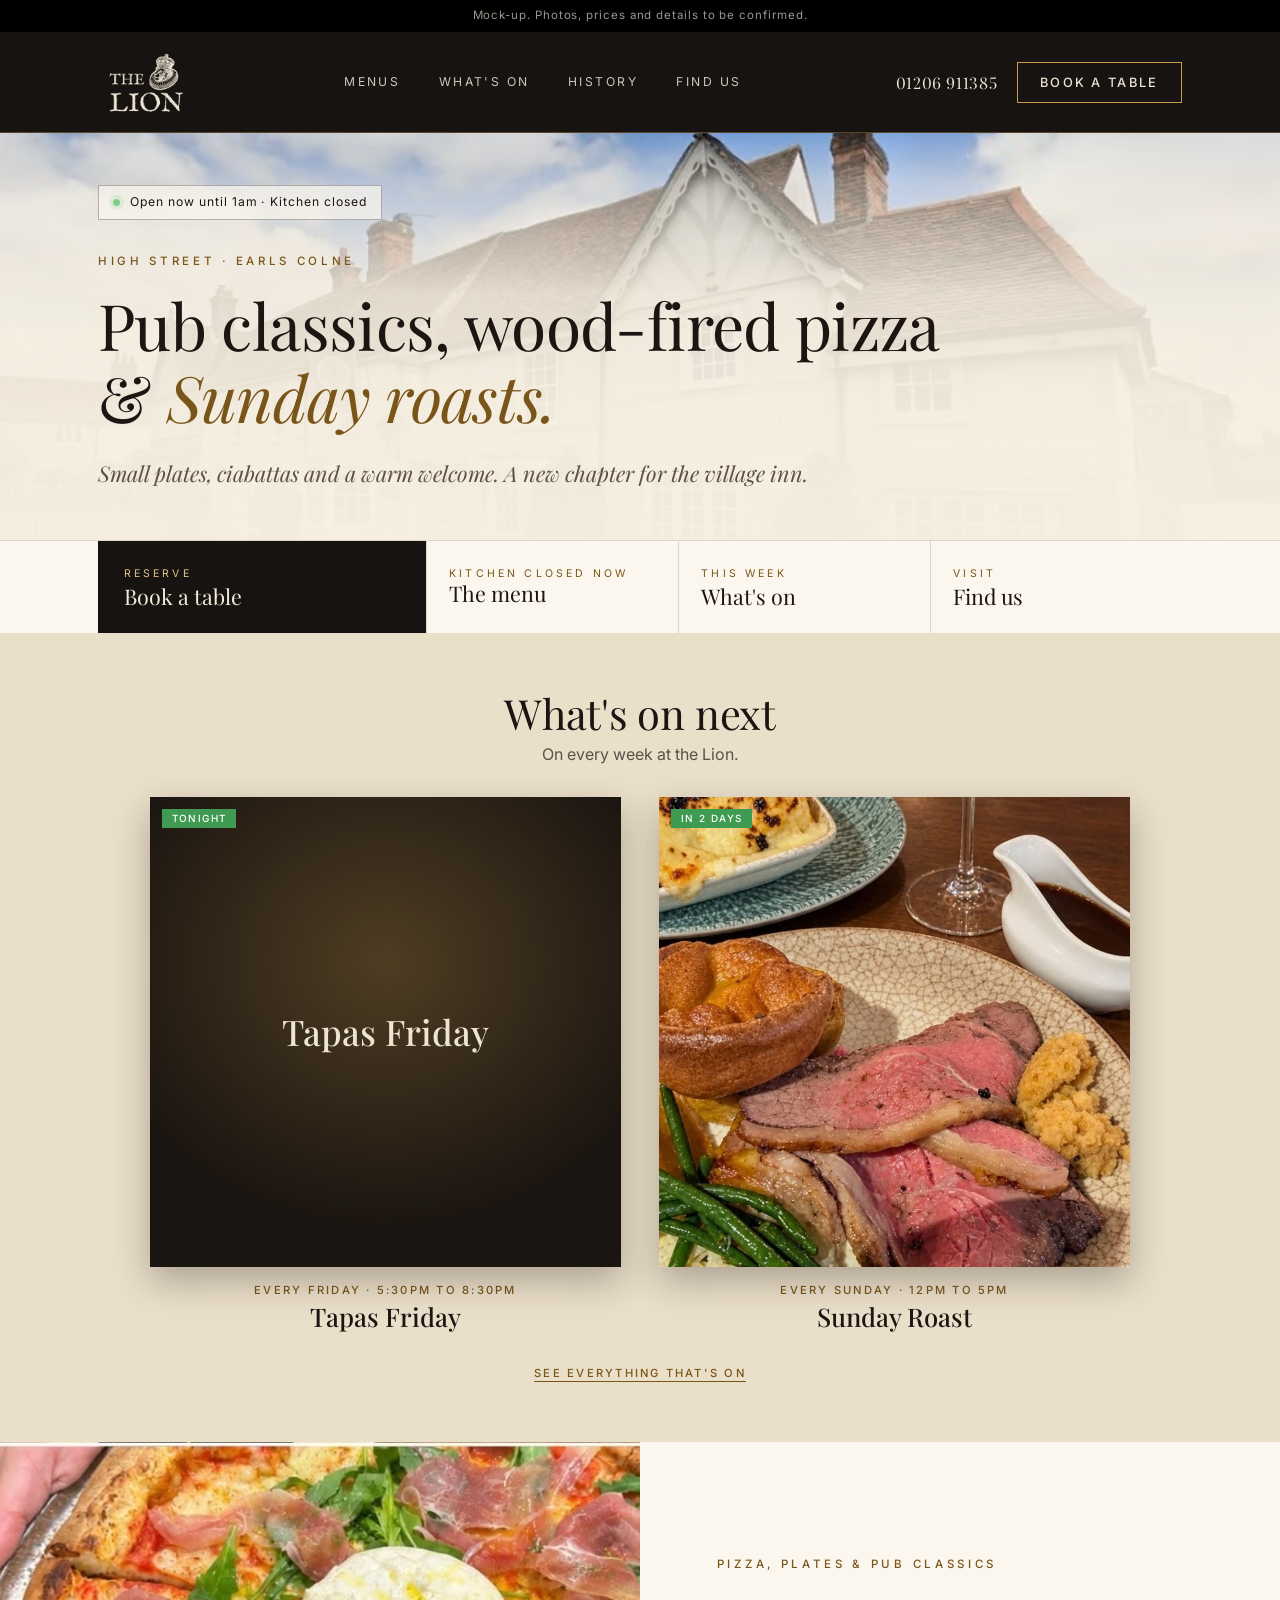
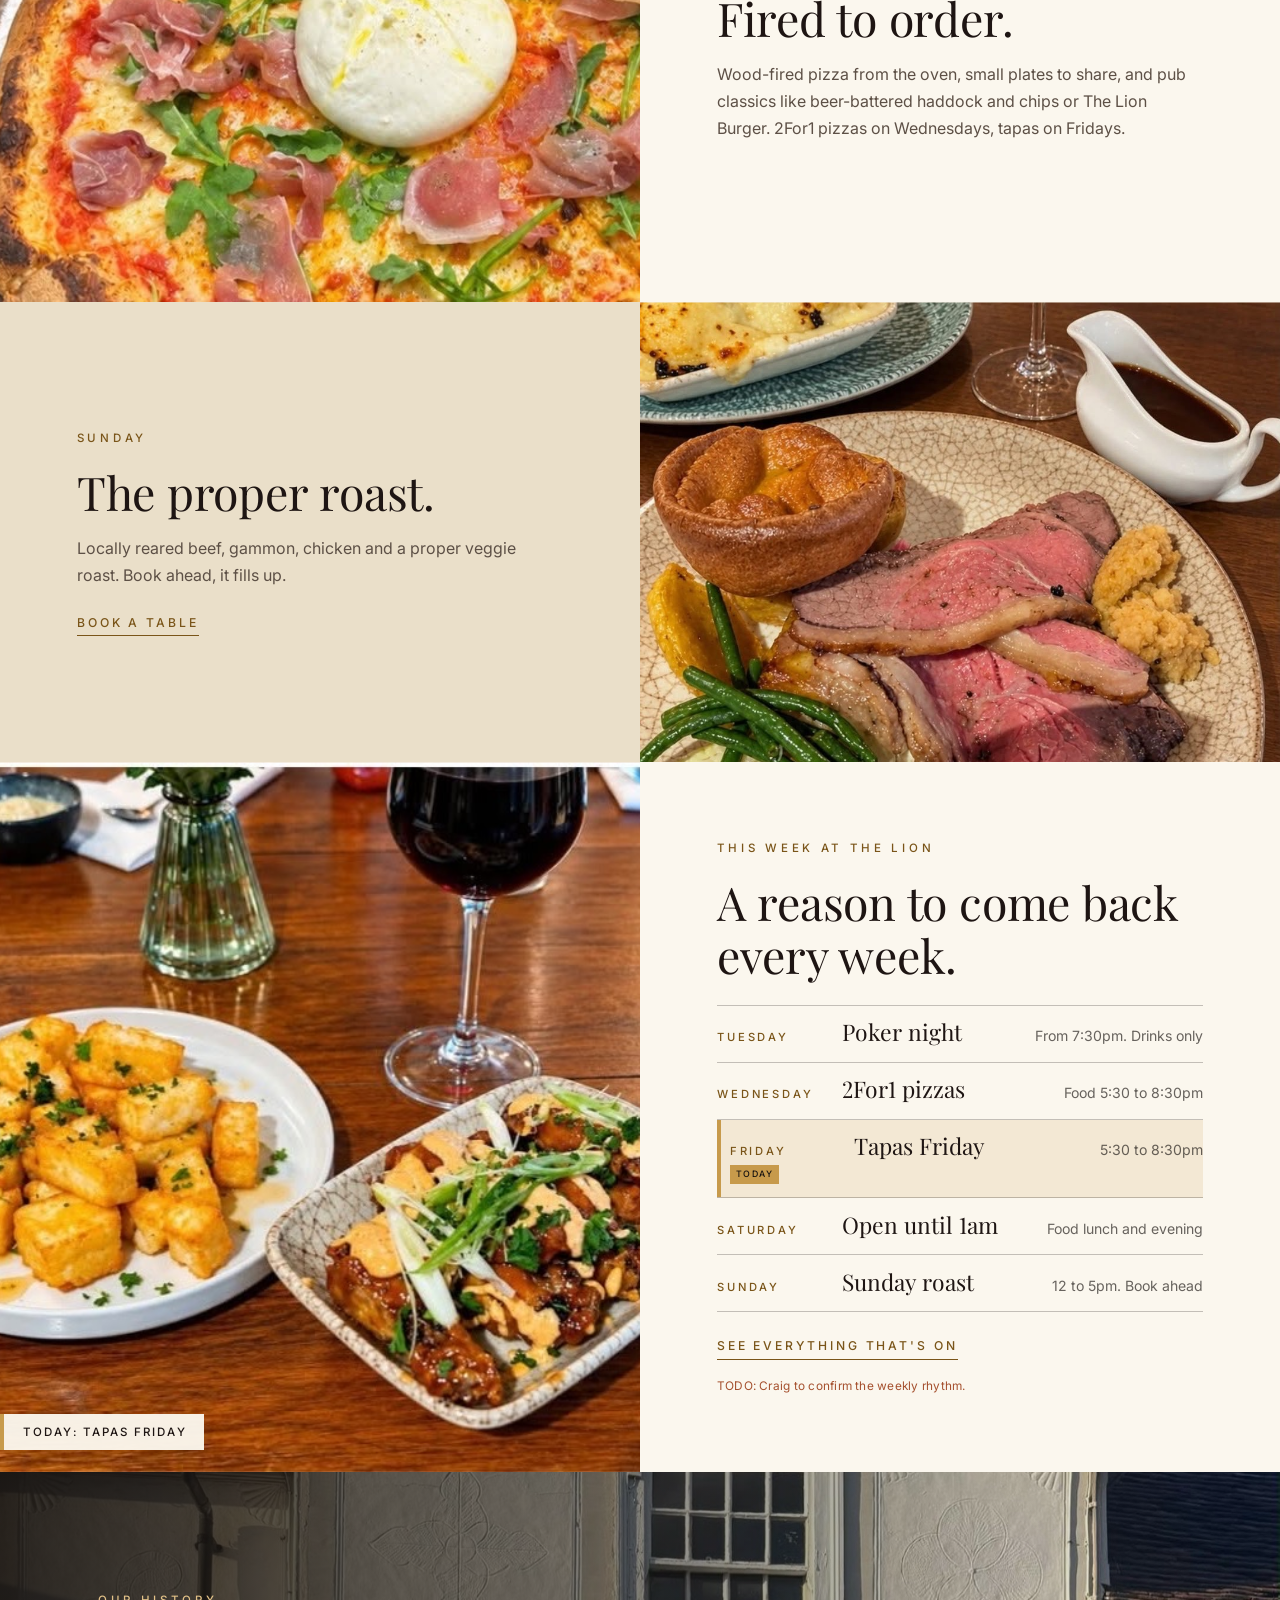
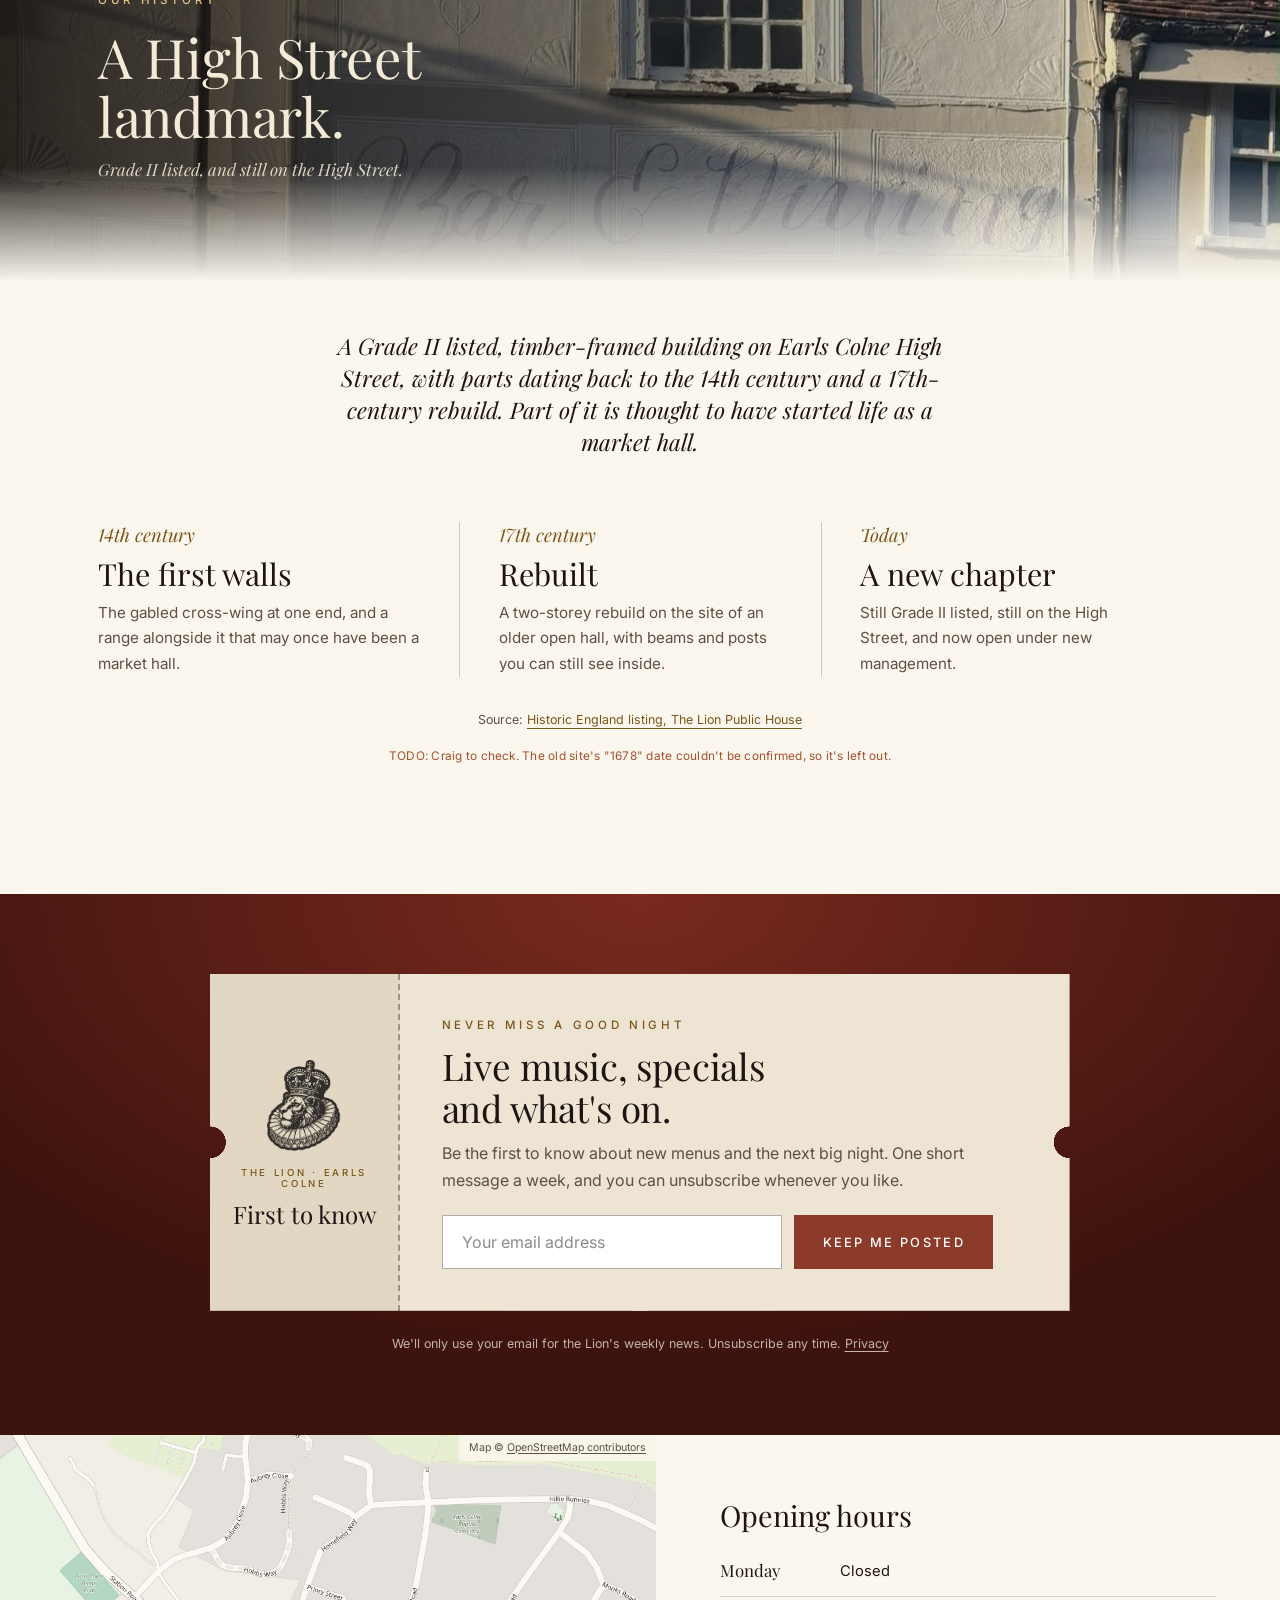
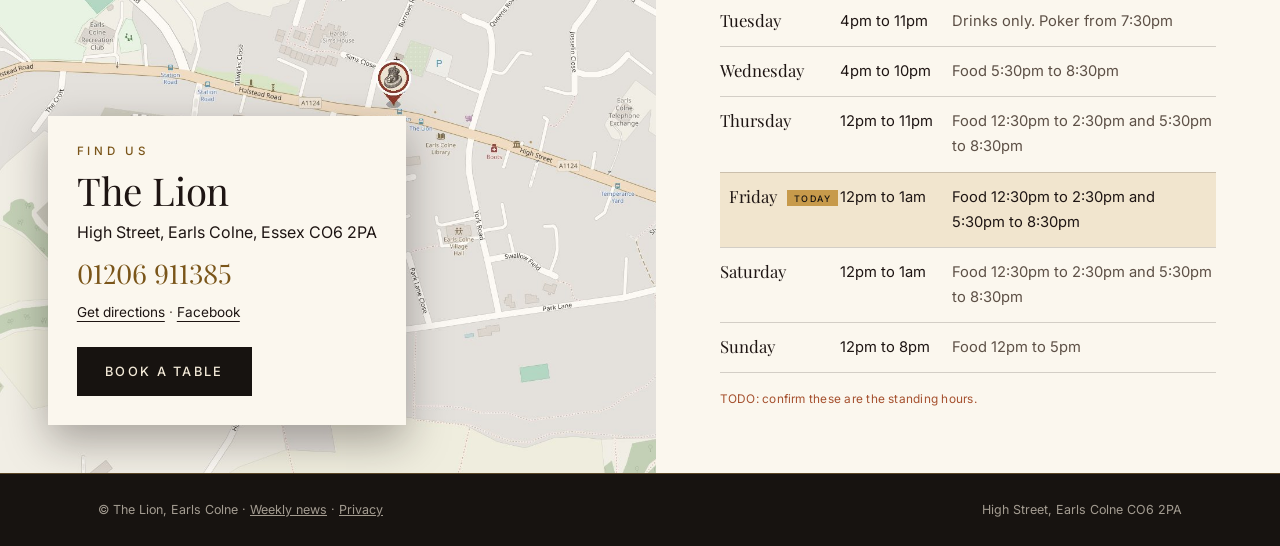
<file: index.html>
<!DOCTYPE html>
<html lang="en-GB">
<head>
<meta charset="UTF-8">
<meta name="viewport" content="width=device-width, initial-scale=1">
<title>The Lion, Earls Colne | Pub Classics, Wood-fired Pizza & Sunday Roast</title>
<meta name="robots" content="noindex, nofollow"><!-- MOCK-UP: remove this line when the site goes live -->
<meta name="description" content="The Lion, High Street, Earls Colne. Pub classics, wood-fired pizza, small plates, Sunday roasts and live music, under new management.">
<link rel="icon" href="favicon.ico" sizes="48x48">
<link rel="icon" type="image/png" href="images/favicon-32.png" sizes="32x32">
<link rel="apple-touch-icon" href="images/apple-touch-icon.png">
<!-- Share card. The og:image URL must be absolute: change https://kevsinfield.github.io/lion-earls-colne-site/ to the real domain when the site goes live. -->
<meta property="og:type" content="website">
<meta property="og:site_name" content="The Lion, Earls Colne">
<meta property="og:title" content="The Lion, Earls Colne | Pub Classics, Wood-fired Pizza & Sunday Roast">
<meta property="og:description" content="The Lion, High Street, Earls Colne. Pub classics, wood-fired pizza, small plates, Sunday roasts and live music, under new management.">
<meta property="og:image" content="https://kevsinfield.github.io/lion-earls-colne-site/images/og.jpg">
<meta property="og:image:width" content="1200">
<meta property="og:image:height" content="630">
<meta name="twitter:card" content="summary_large_image">
<link rel="preconnect" href="https://fonts.googleapis.com">
<link rel="preconnect" href="https://fonts.gstatic.com" crossorigin>
<link href="https://fonts.googleapis.com/css2?family=Playfair+Display:ital,wght@0,400;0,500;1,400&family=Inter:wght@400;500&display=swap" rel="stylesheet">
<link rel="stylesheet" href="css/style.css?v=20261029092422">
</head>
<body>

<div class="mock">Mock-up. Photos, prices and details to be confirmed.</div>

<header id="chrome-head" data-active="home"></header>

<main id="top">

  <section class="hero">
    <div class="hero__bg" role="img" aria-label="The Lion on the High Street, Earls Colne"></div>
    <div class="hero__wash"></div>
    <div class="wrap hero__in">
      <p class="status" id="status" aria-live="polite"><span class="dot"></span><span id="statusText"></span></p>
      <p class="kicker">High Street &middot; Earls Colne</p>
      <h1>Pub classics, wood-fired pizza<br class="br-d"> &amp; <em>Sunday roasts.</em></h1>
      <p class="hero__sub">Small plates, ciabattas and a warm welcome. A new chapter for the village inn.</p>
    </div>

    <div class="actions">
      <div class="wrap actions__in">
        <a class="act act--book" data-book href="#"><span class="act__l">Reserve</span><span class="act__t">Book a table</span></a>
        <button class="act" data-menu type="button"><span class="act__l" id="actMenuL">Read</span><span class="act__t">The menu</span></button>
        <a class="act" href="#soon" id="actEvent"><span class="act__l" id="actEventL">This week</span><span class="act__t" id="actEventT">What's on</span></a>
        <a class="act" href="#find"><span class="act__l">Visit</span><span class="act__t">Find us</span></a>
      </div>
    </div>
  </section>

  <section class="soon" id="soon" aria-labelledby="soonT" hidden>
    <div class="wrap">
      <h2 id="soonT">What's on next</h2>
      <p class="soon__sub" id="soonSub"></p>
      <div class="soon__grid" id="soonGrid"></div>
      <a class="soon__all" href="whats-on.html">See everything that's on</a>
    </div>
  </section>

  <section class="bands" id="eat" aria-label="Food, drink and what's on">
    <article class="band">
      <div class="ph ph--img" style="background-image:url(images/pizza.jpg);background-position:center 55%" role="img" aria-label="A wood-fired pizza topped with burrata, Parma ham and rocket"></div>
      <div class="band__txt">
        <p class="kicker kicker--dark">Pizza, plates &amp; pub classics</p>
        <h2>Fired to order.</h2>
        <p>Wood-fired pizza from the oven, small plates to share, and pub classics like beer-battered haddock and chips or The Lion Burger. 2For1 pizzas on Wednesdays, tapas on Fridays.</p>
        <button class="link link--dark" data-menu type="button">Read the menu</button>
      </div>
    </article>
    <article class="band">
      <div class="ph ph--img" style="background-image:url(images/roast.jpg);background-position:center 65%" role="img" aria-label="Sunday roast beef with a Yorkshire pudding, gravy and a glass of red wine"></div>
      <div class="band__txt">
        <p class="kicker kicker--dark">Sunday</p>
        <h2>The proper roast.</h2>
        <p>Locally reared beef, gammon, chicken and a proper veggie roast. Book ahead, it fills up.</p>
        <a class="link link--dark" data-book href="#">Book a table</a>
      </div>
    </article>
    <article class="band" id="whats-on">
      <div class="ph ph--img" id="weekPhoto" style="background-image:url(images/poker-night.jpg);background-position:center 40%" role="img" aria-label="Poker night at the Lion, players around an orange poker table under the old beams"></div>
      <div class="band__txt">
        <p class="kicker kicker--dark">This week at the Lion</p>
        <h2>A reason to come back every week.</h2>
        <ol class="week__list" id="weekList"></ol>
        <a class="link link--dark" href="whats-on.html">See everything that's on</a>
        <p class="todo">TODO: Craig to confirm the weekly rhythm.</p>
      </div>
    </article>
  </section>

  <section class="history history--photo" id="history">
    <div class="strip">
      <div class="strip__bg" aria-hidden="true"></div>
      <div class="wrap strip__in">
        <p class="kicker">Our history</p>
        <h2>A High Street landmark.</h2>
        <p class="strip__tag">Grade II listed, and still on the High Street.</p>
      </div>
    </div>
    <div class="wrap">
      <p class="history__lead">A Grade II listed, timber-framed building on Earls Colne High Street, with parts dating back to the 14th century and a 17th-century rebuild. Part of it is thought to have started life as a market hall.</p>
      <ul class="trio">
        <li><span class="num">14th century</span><h3>The first walls</h3><p>The gabled cross-wing at one end, and a range alongside it that may once have been a market hall.</p></li>
        <li><span class="num">17th century</span><h3>Rebuilt</h3><p>A two-storey rebuild on the site of an older open hall, with beams and posts you can still see inside.</p></li>
        <li><span class="num">Today</span><h3>A new chapter</h3><p>Still Grade II listed, still on the High Street, and now open under new management.</p></li>
      </ul>
      <p class="history__src">Source: <a href="https://britishlistedbuildings.co.uk/101306203-the-lion-public-house-earls-colne" rel="noopener">Historic England listing, The Lion Public House</a></p>
      <p class="todo">TODO: Craig to check. The old site's "1678" date couldn't be confirmed, so it's left out.</p>
    </div>
  </section>

  <section class="join" id="join">
    <div class="wrap">
      <div class="ticket">
        <div class="ticket__stub">
          <img src="images/lion-emblem.jpg" alt="The Lion crest: a crowned lion in a ruff" width="430" height="520">
          <b>The Lion &middot; Earls Colne</b>
          <span>First to know</span>
        </div>
        <div class="ticket__main">
          <p class="kicker kicker--dark">Never miss a good night</p>
          <h2>Live music, specials<br>and what's on.</h2>
          <p>Be the first to know about new menus and the next big night. One short message a week, and you can unsubscribe whenever you like.</p>
          <form class="join__form js-join">
            <label class="sr-only" for="joinEmail">Email address</label>
            <input id="joinEmail" type="email" placeholder="Your email address" required>
            <button class="btn btn--gold" type="submit">Keep me posted</button>
            <p class="join__ok ok" hidden>Cheers. (Mock-up only, nothing has been saved.)</p>
          </form>
        </div>
      </div>
      <p class="join__fine">We'll only use your email for the Lion's weekly news. Unsubscribe any time. <a href="privacy.html">Privacy</a></p>
    </div>
  </section>

  <section class="find" id="find">
    <div class="find__map">
      <a class="find__mapimg" id="mapOpen" href="#" rel="noopener" aria-label="Open the Lion's location in Google Maps">
        <img src="images/map.jpg" alt="A map of Earls Colne with a pin on the Lion, on the High Street" width="1400" height="1100" loading="lazy">
      </a>
      <p class="find__credit">Map &copy; <a href="https://www.openstreetmap.org/copyright" rel="noopener">OpenStreetMap contributors</a></p>
      <div class="find__card">
        <p class="kicker kicker--dark">Find us</p>
        <h2>The Lion</h2>
        <address id="addr"></address>
        <p><a class="phone" id="phone" href="#"></a></p>
        <p class="find__links"><a id="mapLink" href="#" rel="noopener">Get directions</a> <span aria-hidden="true">&middot;</span> <a id="fb" href="#" rel="noopener">Facebook</a></p>
        <a class="btn btn--gold" data-book href="#">Book a table</a>
      </div>
    </div>
    <div class="find__hours">
      <h3 class="find__h">Opening hours</h3>
      <table class="hours" id="hours"></table>
      <p class="todo">TODO: confirm these are the standing hours.</p>
    </div>
  </section>
</main>

<footer class="foot">
  <div class="wrap foot__in">
    <span>&copy; The Lion, Earls Colne &middot; <a href="#join">Weekly news</a> &middot; <a href="privacy.html">Privacy</a></span>
    <span>High Street, Earls Colne CO6 2PA</span>
  </div>
</footer>

<div class="sticky" role="region" aria-label="Quick actions">
  <a class="btn btn--gold" data-book href="#">Book a table</a>
  <a class="btn btn--line" id="stickyCall" href="#find">Call us</a>
</div>

<div class="panel" id="panel" role="dialog" aria-modal="true" aria-labelledby="panelT" hidden>
  <div class="panel__box">
    <button class="panel__x" type="button" aria-label="Close menu">&times;</button>
    <header class="mast">
      <p class="mast__the" aria-hidden="true">The</p>
      <h2 class="mast__lion" id="panelT" aria-label="The Lion, Earls Colne">Lion</h2>
      <div class="mast__rule" aria-hidden="true"><span>&#9670;</span></div>
      <p class="mast__box" aria-hidden="true">Earls Colne</p>
    </header>
    <div id="menuBody"></div>
    <p class="panel__note">Please let a member of staff know if you have any dietary requirements.</p>
    <a class="btn btn--gold" data-book href="#">Book a table</a>
  </div>
</div>

<script src="js/data.js?v=20261029092422"></script>
<script src="js/bar.js?v=20261029092422"></script>
<script src="js/fx.js?v=20261029092422"></script>
<script src="js/main.js?v=20261029092422"></script>
</body>
</html>
</file>
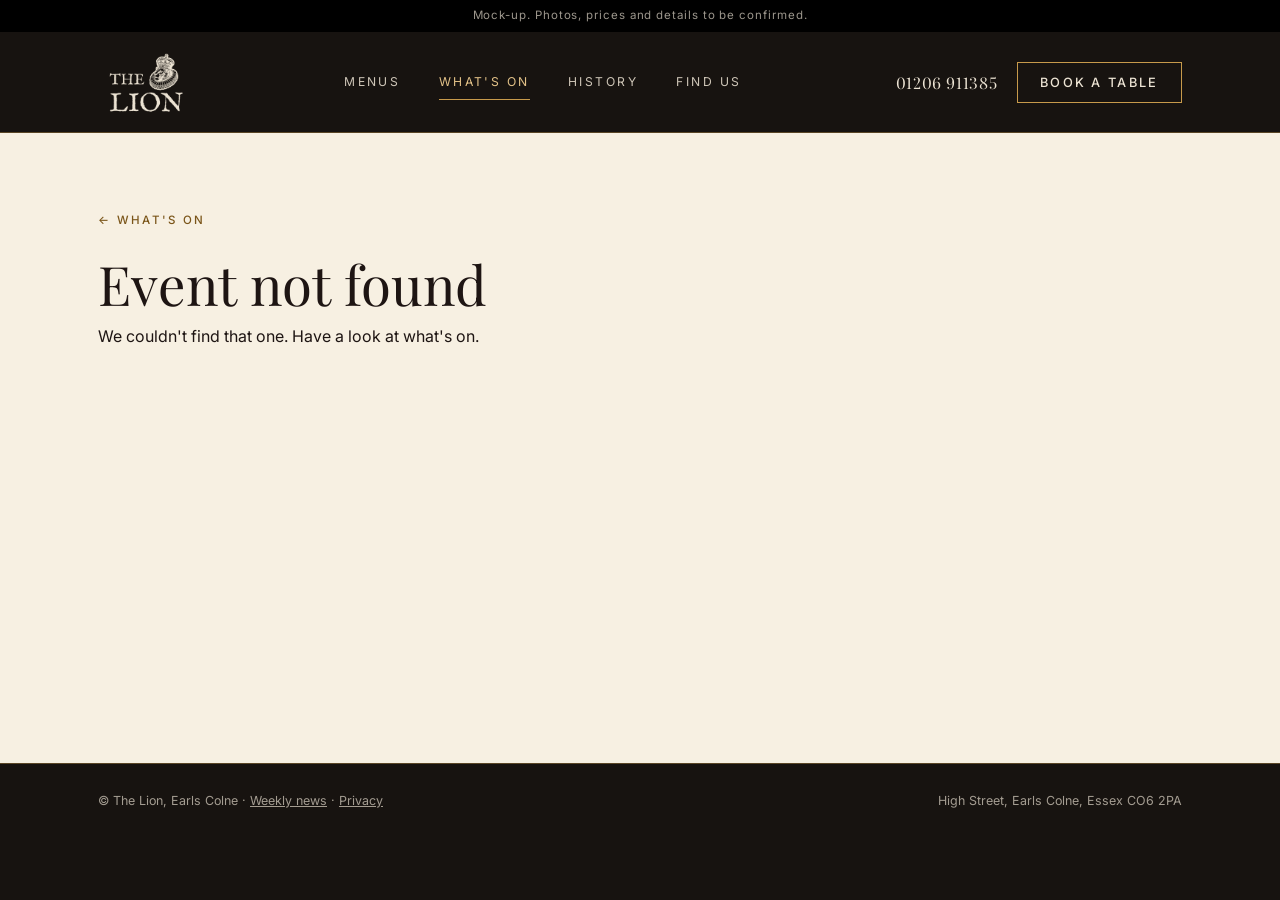
<file: event.html>
<!DOCTYPE html>
<html lang="en-GB">
<head>
<meta charset="UTF-8">
<meta name="viewport" content="width=device-width, initial-scale=1">
<meta name="robots" content="noindex, nofollow"><!-- MOCK-UP: remove when the site goes live -->
<title>Event | The Lion, Earls Colne</title>
<meta name="description" content="An event at the Lion, Earls Colne.">
<link rel="icon" href="favicon.ico" sizes="48x48">
<link rel="icon" type="image/png" href="images/favicon-32.png" sizes="32x32">
<link rel="apple-touch-icon" href="images/apple-touch-icon.png">
<!-- Share card. The og:image URL must be absolute: change https://kevsinfield.github.io/lion-earls-colne-site/ to the real domain when the site goes live. -->
<meta property="og:type" content="website">
<meta property="og:site_name" content="The Lion, Earls Colne">
<meta property="og:title" content="Event | The Lion, Earls Colne">
<meta property="og:description" content="An event at the Lion, Earls Colne.">
<meta property="og:image" content="https://kevsinfield.github.io/lion-earls-colne-site/images/og.jpg">
<meta property="og:image:width" content="1200">
<meta property="og:image:height" content="630">
<meta name="twitter:card" content="summary_large_image">
<link rel="preconnect" href="https://fonts.googleapis.com">
<link rel="preconnect" href="https://fonts.gstatic.com" crossorigin>
<link href="https://fonts.googleapis.com/css2?family=Playfair+Display:ital,wght@0,400;0,500;1,400&family=Inter:wght@400;500&display=swap" rel="stylesheet">
<link rel="stylesheet" href="css/style.css?v=20261029092422">
<link rel="stylesheet" href="css/pages.css?v=20261029092422">
</head>
<body data-page="event">
<div class="mock">Mock-up. Photos, prices and details to be confirmed.</div>
<header id="chrome-head" data-active="events"></header>
<main class="page">
  <div class="wrap event">
    <a class="backlink" href="whats-on.html">&larr; What's on</a>
    <div id="event"></div>
  </div>
</main>
<footer id="chrome-foot"></footer>
<script src="js/data.js?v=20261029092422"></script>
<script src="js/bar.js?v=20261029092422"></script>
<script src="js/fx.js?v=20261029092422"></script>
<script src="js/pages.js?v=20261029092422"></script>
</body>
</html>
</file>
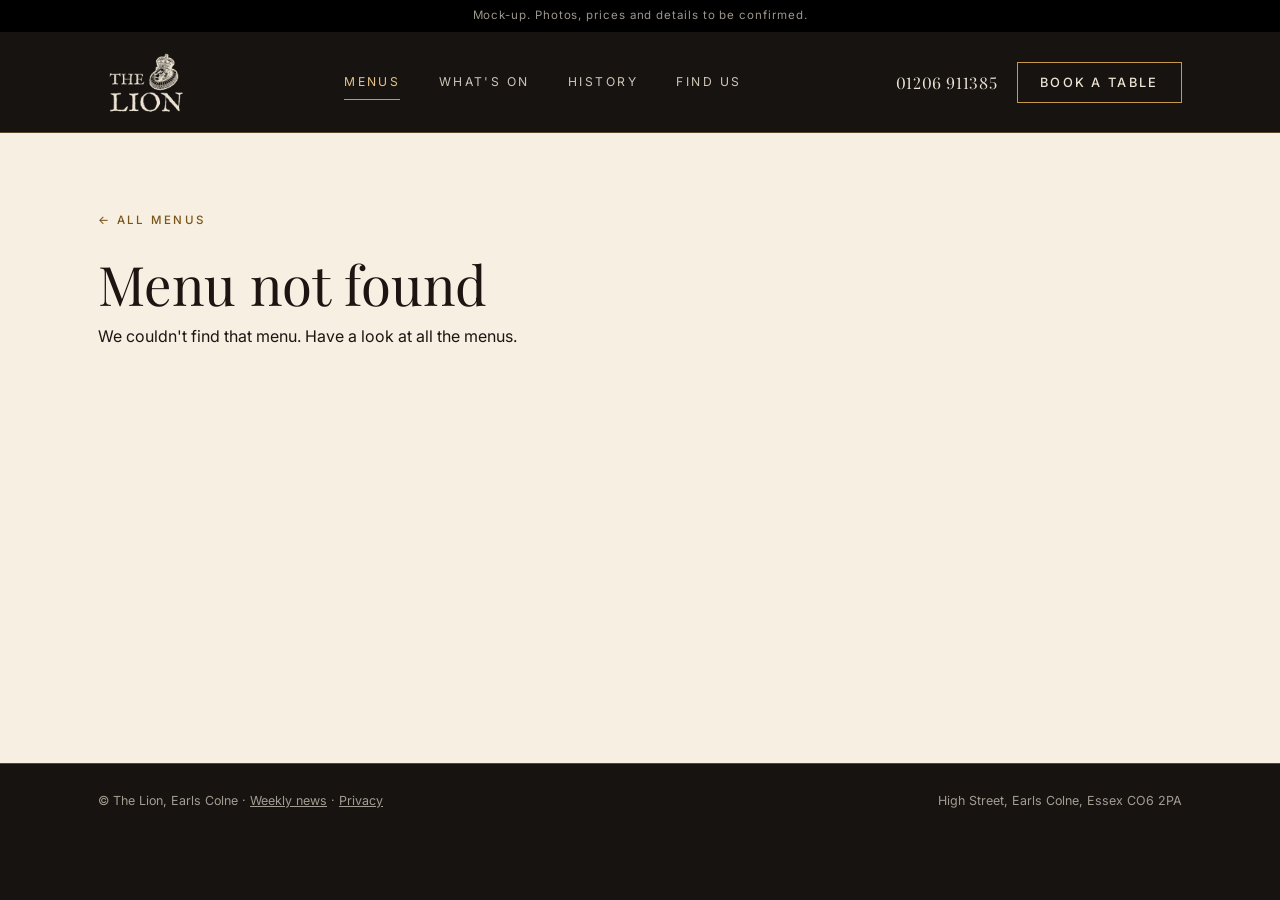
<file: menu.html>
<!DOCTYPE html>
<html lang="en-GB">
<head>
<meta charset="UTF-8">
<meta name="viewport" content="width=device-width, initial-scale=1">
<meta name="robots" content="noindex, nofollow"><!-- MOCK-UP: remove when the site goes live -->
<title>Menu | The Lion, Earls Colne</title>
<meta name="description" content="A menu at the Lion, Earls Colne.">
<link rel="icon" href="favicon.ico" sizes="48x48">
<link rel="icon" type="image/png" href="images/favicon-32.png" sizes="32x32">
<link rel="apple-touch-icon" href="images/apple-touch-icon.png">
<!-- Share card. The og:image URL must be absolute: change https://kevsinfield.github.io/lion-earls-colne-site/ to the real domain when the site goes live. -->
<meta property="og:type" content="website">
<meta property="og:site_name" content="The Lion, Earls Colne">
<meta property="og:title" content="Menu | The Lion, Earls Colne">
<meta property="og:description" content="A menu at the Lion, Earls Colne.">
<meta property="og:image" content="https://kevsinfield.github.io/lion-earls-colne-site/images/og.jpg">
<meta property="og:image:width" content="1200">
<meta property="og:image:height" content="630">
<meta name="twitter:card" content="summary_large_image">
<link rel="preconnect" href="https://fonts.googleapis.com">
<link rel="preconnect" href="https://fonts.gstatic.com" crossorigin>
<link href="https://fonts.googleapis.com/css2?family=Playfair+Display:ital,wght@0,400;0,500;1,400&family=Inter:wght@400;500&display=swap" rel="stylesheet">
<link rel="stylesheet" href="css/style.css?v=20261029092422">
<link rel="stylesheet" href="css/pages.css?v=20261029092422">
</head>
<body data-page="menu">
<div class="mock">Mock-up. Photos, prices and details to be confirmed.</div>
<header id="chrome-head" data-active="menus"></header>
<main class="page">
  <div class="wrap">
    <a class="backlink" href="menus.html">&larr; All menus</a>
    <div id="menu"></div>
  </div>
</main>
<footer id="chrome-foot"></footer>
<script src="js/data.js?v=20261029092422"></script>
<script src="js/bar.js?v=20261029092422"></script>
<script src="js/fx.js?v=20261029092422"></script>
<script src="js/pages.js?v=20261029092422"></script>
</body>
</html>
</file>
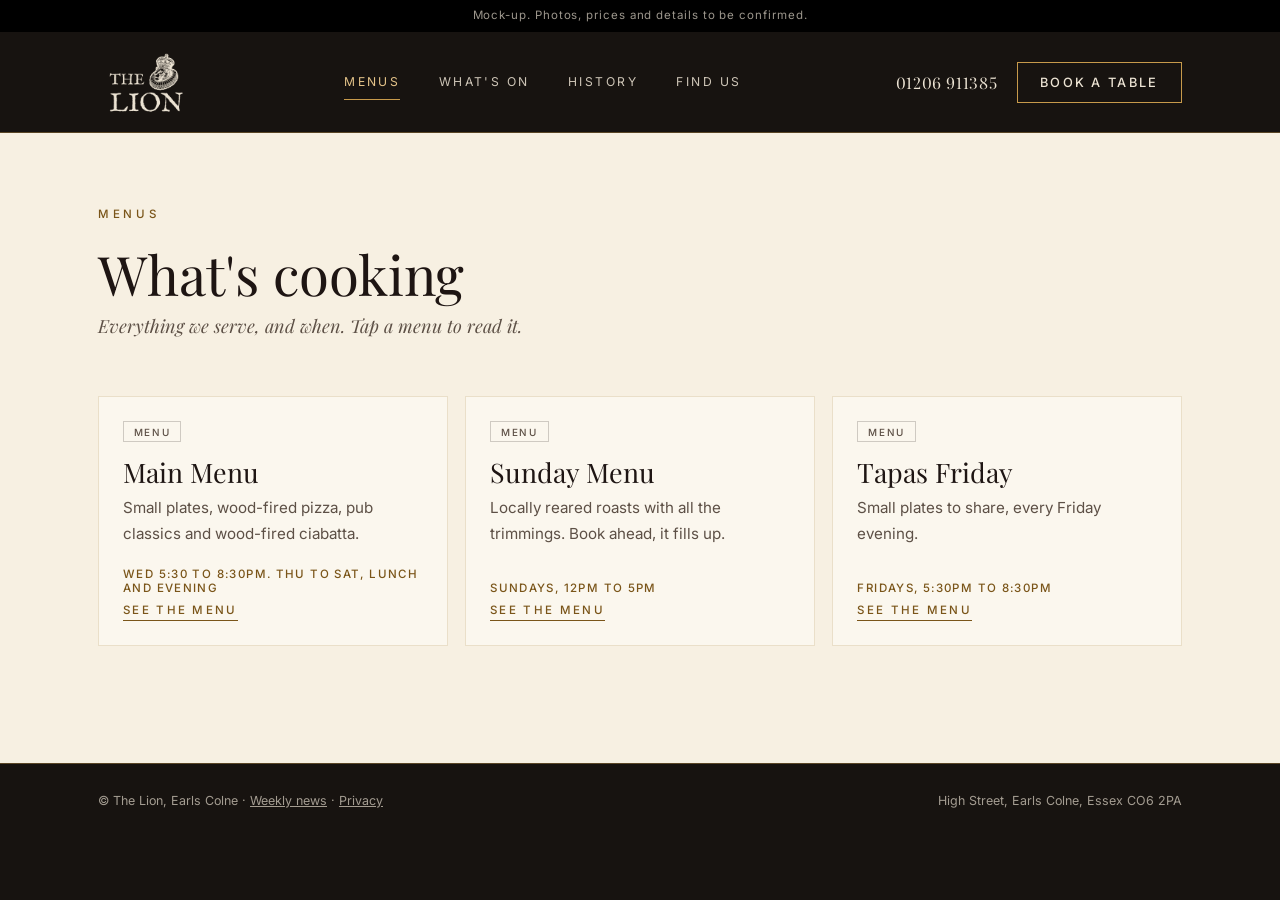
<file: menus.html>
<!DOCTYPE html>
<html lang="en-GB">
<head>
<meta charset="UTF-8">
<meta name="viewport" content="width=device-width, initial-scale=1">
<meta name="robots" content="noindex, nofollow"><!-- MOCK-UP: remove when the site goes live -->
<title>Menus | The Lion, Earls Colne</title>
<meta name="description" content="Every menu at the Lion, Earls Colne, and when it is served.">
<link rel="icon" href="favicon.ico" sizes="48x48">
<link rel="icon" type="image/png" href="images/favicon-32.png" sizes="32x32">
<link rel="apple-touch-icon" href="images/apple-touch-icon.png">
<!-- Share card. The og:image URL must be absolute: change https://kevsinfield.github.io/lion-earls-colne-site/ to the real domain when the site goes live. -->
<meta property="og:type" content="website">
<meta property="og:site_name" content="The Lion, Earls Colne">
<meta property="og:title" content="Menus | The Lion, Earls Colne">
<meta property="og:description" content="Every menu at the Lion, Earls Colne, and when it is served.">
<meta property="og:image" content="https://kevsinfield.github.io/lion-earls-colne-site/images/og.jpg">
<meta property="og:image:width" content="1200">
<meta property="og:image:height" content="630">
<meta name="twitter:card" content="summary_large_image">
<link rel="preconnect" href="https://fonts.googleapis.com">
<link rel="preconnect" href="https://fonts.gstatic.com" crossorigin>
<link href="https://fonts.googleapis.com/css2?family=Playfair+Display:ital,wght@0,400;0,500;1,400&family=Inter:wght@400;500&display=swap" rel="stylesheet">
<link rel="stylesheet" href="css/style.css?v=20261029092422">
<link rel="stylesheet" href="css/pages.css?v=20261029092422">
</head>
<body data-page="menus">
<div class="mock">Mock-up. Photos, prices and details to be confirmed.</div>
<header id="chrome-head" data-active="menus"></header>
<main class="page">
  <div class="wrap">
    <p class="kicker">Menus</p>
    <h1 class="title">What's cooking</h1>
    <p class="lede">Everything we serve, and when. Tap a menu to read it.</p>
    <div class="chips" id="chips"></div>
    <div class="cards" id="cards"></div>
  </div>
</main>
<footer id="chrome-foot"></footer>
<script src="js/data.js?v=20261029092422"></script>
<script src="js/bar.js?v=20261029092422"></script>
<script src="js/fx.js?v=20261029092422"></script>
<script src="js/pages.js?v=20261029092422"></script>
</body>
</html>
</file>
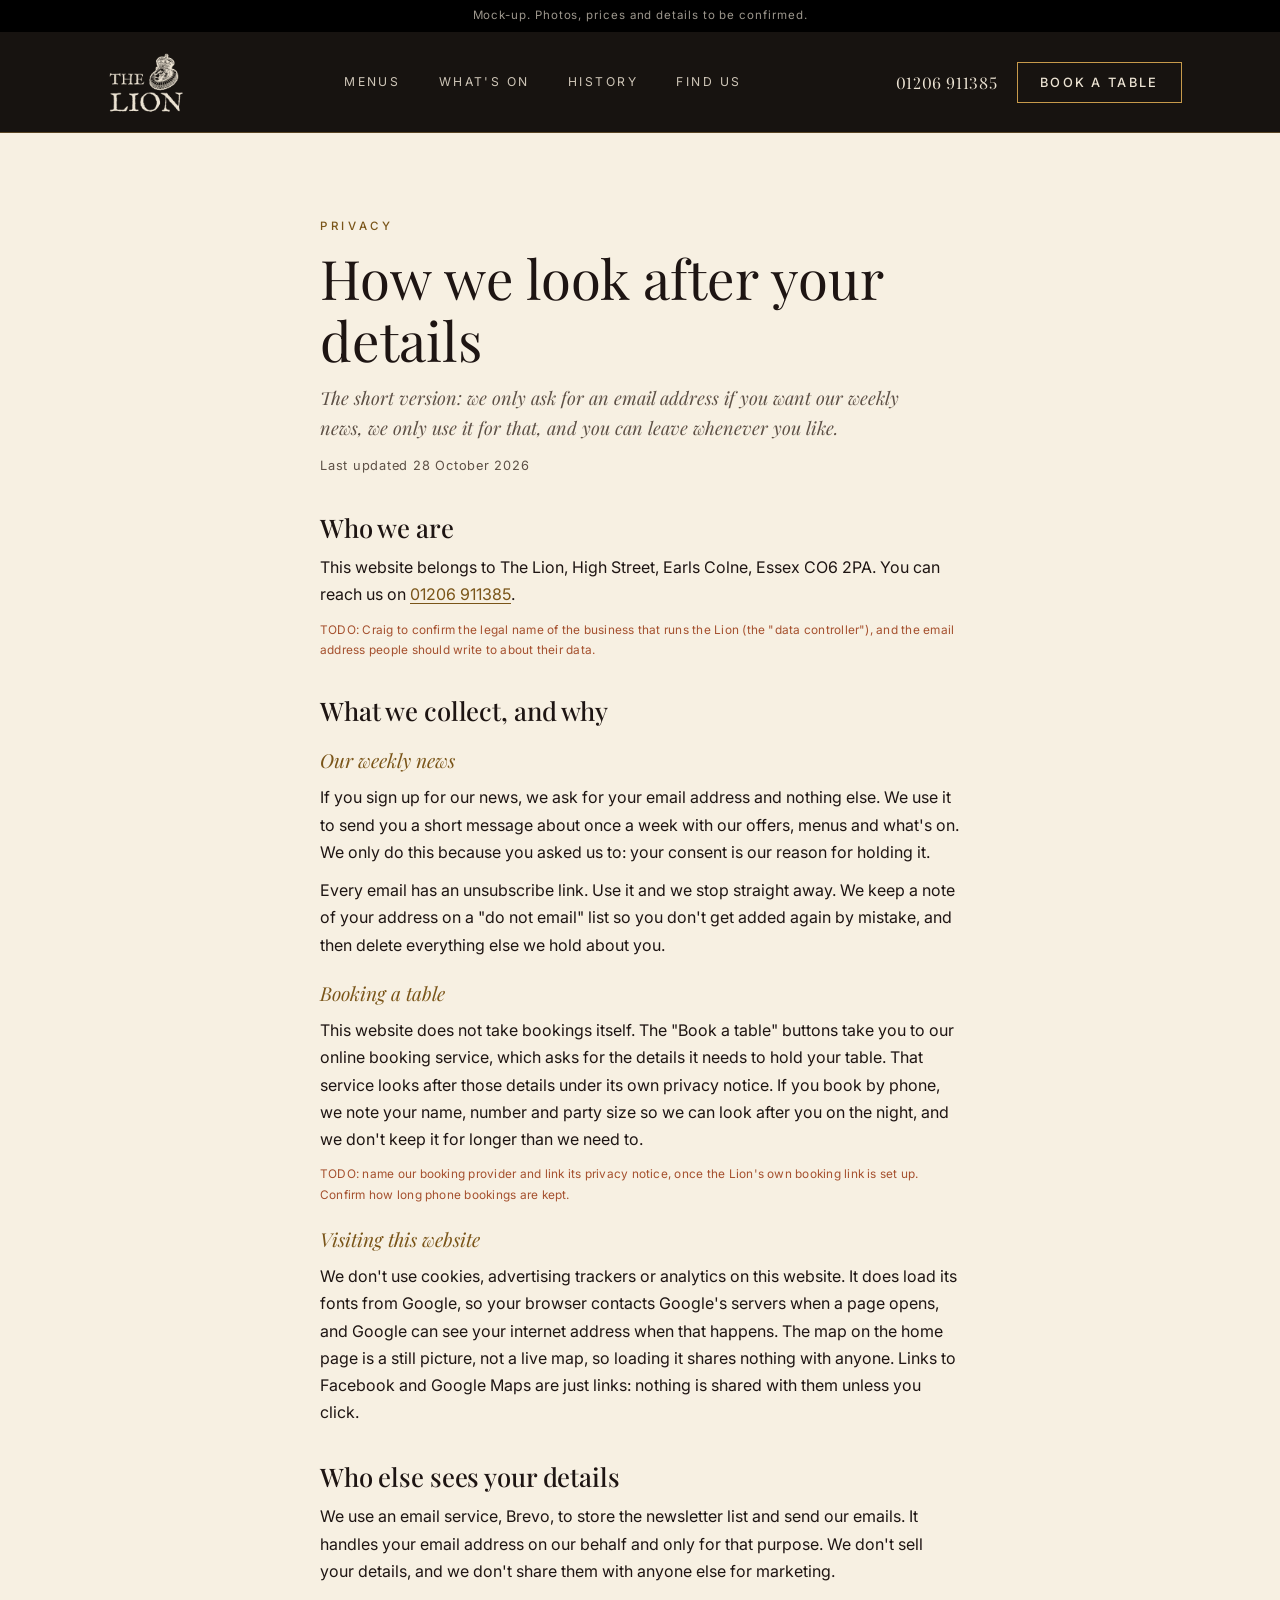
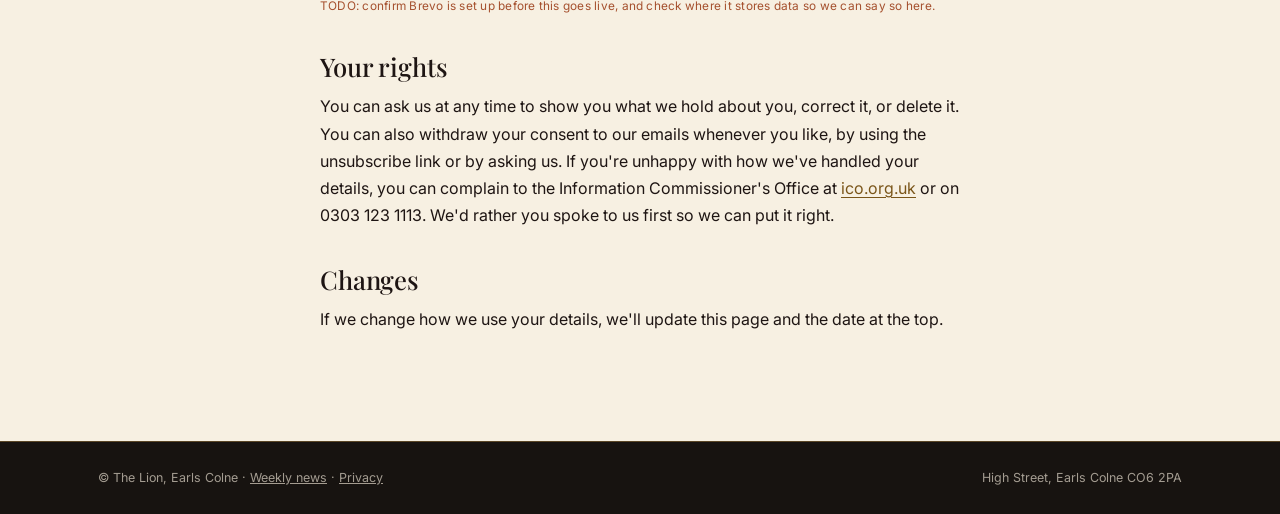
<file: privacy.html>
<!DOCTYPE html>
<html lang="en-GB">
<head>
<meta charset="UTF-8">
<meta name="viewport" content="width=device-width, initial-scale=1">
<meta name="robots" content="noindex, nofollow"><!-- MOCK-UP: remove when the site goes live -->
<title>Privacy | The Lion, Earls Colne</title>
<meta name="description" content="How the Lion, Earls Colne looks after your details.">
<link rel="icon" href="favicon.ico" sizes="48x48">
<link rel="icon" type="image/png" href="images/favicon-32.png" sizes="32x32">
<link rel="apple-touch-icon" href="images/apple-touch-icon.png">
<!-- Share card. The og:image URL must be absolute: change https://kevsinfield.github.io/lion-earls-colne-site/ to the real domain when the site goes live. -->
<meta property="og:type" content="website">
<meta property="og:site_name" content="The Lion, Earls Colne">
<meta property="og:title" content="Privacy | The Lion, Earls Colne">
<meta property="og:description" content="How the Lion, Earls Colne looks after your details.">
<meta property="og:image" content="https://kevsinfield.github.io/lion-earls-colne-site/images/og.jpg">
<meta property="og:image:width" content="1200">
<meta property="og:image:height" content="630">
<meta name="twitter:card" content="summary_large_image">
<link rel="preconnect" href="https://fonts.googleapis.com">
<link rel="preconnect" href="https://fonts.gstatic.com" crossorigin>
<link href="https://fonts.googleapis.com/css2?family=Playfair+Display:ital,wght@0,400;0,500;1,400&family=Inter:wght@400;500&display=swap" rel="stylesheet">
<link rel="stylesheet" href="css/style.css?v=20261029092422">
<link rel="stylesheet" href="css/pages.css?v=20261029092422">
</head>
<body data-page="privacy">
<div class="mock">Mock-up. Photos, prices and details to be confirmed.</div>
<header id="chrome-head" data-active="privacy"></header>
<main class="page">
  <div class="wrap legal">
    <p class="kicker">Privacy</p>
    <h1 class="title">How we look after your details</h1>
    <p class="lede">The short version: we only ask for an email address if you want our weekly news, we only use it for that, and you can leave whenever you like.</p>
    <p class="legal__date">Last updated 28 October 2026</p>

    <h2>Who we are</h2>
    <p>This website belongs to The Lion, High Street, Earls Colne, Essex CO6 2PA. You can reach us on <a href="tel:01206911385">01206 911385</a>.</p>
    <p class="todo">TODO: Craig to confirm the legal name of the business that runs the Lion (the "data controller"), and the email address people should write to about their data.</p>

    <h2>What we collect, and why</h2>
    <h3>Our weekly news</h3>
    <p>If you sign up for our news, we ask for your email address and nothing else. We use it to send you a short message about once a week with our offers, menus and what's on. We only do this because you asked us to: your consent is our reason for holding it.</p>
    <p>Every email has an unsubscribe link. Use it and we stop straight away. We keep a note of your address on a "do not email" list so you don't get added again by mistake, and then delete everything else we hold about you.</p>
    <h3>Booking a table</h3>
    <p>This website does not take bookings itself. The "Book a table" buttons take you to our online booking service, which asks for the details it needs to hold your table. That service looks after those details under its own privacy notice. If you book by phone, we note your name, number and party size so we can look after you on the night, and we don't keep it for longer than we need to.</p>
    <p class="todo">TODO: name our booking provider and link its privacy notice, once the Lion's own booking link is set up. Confirm how long phone bookings are kept.</p>
    <h3>Visiting this website</h3>
    <p>We don't use cookies, advertising trackers or analytics on this website. It does load its fonts from Google, so your browser contacts Google's servers when a page opens, and Google can see your internet address when that happens. The map on the home page is a still picture, not a live map, so loading it shares nothing with anyone. Links to Facebook and Google Maps are just links: nothing is shared with them unless you click.</p>

    <h2>Who else sees your details</h2>
    <p>We use an email service, Brevo, to store the newsletter list and send our emails. It handles your email address on our behalf and only for that purpose. We don't sell your details, and we don't share them with anyone else for marketing.</p>
    <p class="todo">TODO: confirm Brevo is set up before this goes live, and check where it stores data so we can say so here.</p>

    <h2>Your rights</h2>
    <p>You can ask us at any time to show you what we hold about you, correct it, or delete it. You can also withdraw your consent to our emails whenever you like, by using the unsubscribe link or by asking us. If you're unhappy with how we've handled your details, you can complain to the Information Commissioner's Office at <a href="https://ico.org.uk" rel="noopener">ico.org.uk</a> or on 0303 123 1113. We'd rather you spoke to us first so we can put it right.</p>

    <h2>Changes</h2>
    <p>If we change how we use your details, we'll update this page and the date at the top.</p>
  </div>
</main>
<footer class="foot">
  <div class="wrap foot__in">
    <span>&copy; The Lion, Earls Colne &middot; <a href="index.html#join">Weekly news</a> &middot; <a href="privacy.html">Privacy</a></span>
    <span>High Street, Earls Colne CO6 2PA</span>
  </div>
</footer>
<script src="js/data.js?v=20261029092422"></script>
<script src="js/bar.js?v=20261029092422"></script>
<script src="js/fx.js?v=20261029092422"></script>
</body>
</html>
</file>
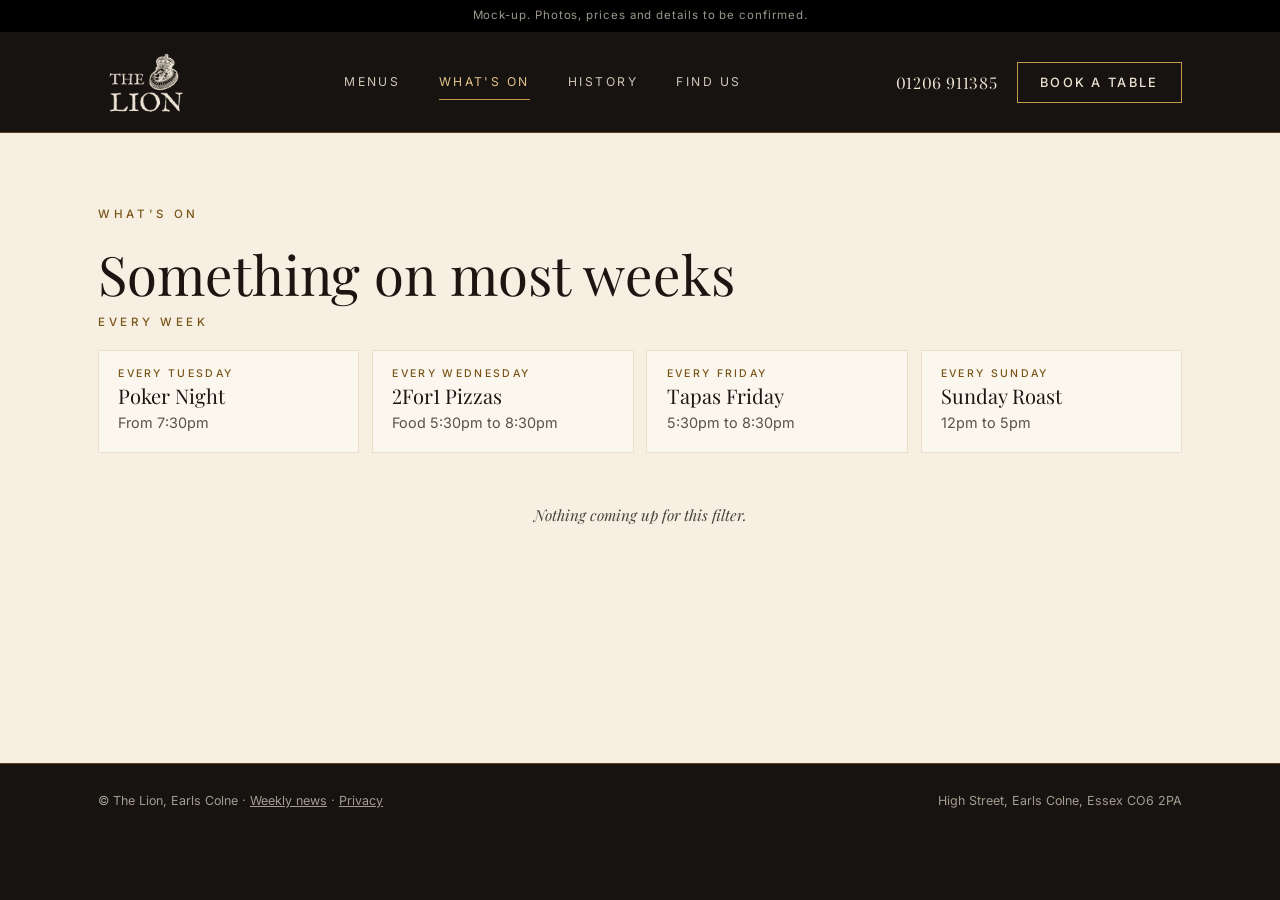
<file: whats-on.html>
<!DOCTYPE html>
<html lang="en-GB">
<head>
<meta charset="UTF-8">
<meta name="viewport" content="width=device-width, initial-scale=1">
<meta name="robots" content="noindex, nofollow"><!-- MOCK-UP: remove when the site goes live -->
<title>What's on | The Lion, Earls Colne</title>
<meta name="description" content="What's on at the Lion, Earls Colne: party nights, weekly favourites and events.">
<link rel="icon" href="favicon.ico" sizes="48x48">
<link rel="icon" type="image/png" href="images/favicon-32.png" sizes="32x32">
<link rel="apple-touch-icon" href="images/apple-touch-icon.png">
<!-- Share card. The og:image URL must be absolute: change https://kevsinfield.github.io/lion-earls-colne-site/ to the real domain when the site goes live. -->
<meta property="og:type" content="website">
<meta property="og:site_name" content="The Lion, Earls Colne">
<meta property="og:title" content="What's on | The Lion, Earls Colne">
<meta property="og:description" content="What's on at the Lion, Earls Colne: party nights, weekly favourites and events.">
<meta property="og:image" content="https://kevsinfield.github.io/lion-earls-colne-site/images/og.jpg">
<meta property="og:image:width" content="1200">
<meta property="og:image:height" content="630">
<meta name="twitter:card" content="summary_large_image">
<link rel="preconnect" href="https://fonts.googleapis.com">
<link rel="preconnect" href="https://fonts.gstatic.com" crossorigin>
<link href="https://fonts.googleapis.com/css2?family=Playfair+Display:ital,wght@0,400;0,500;1,400&family=Inter:wght@400;500&display=swap" rel="stylesheet">
<link rel="stylesheet" href="css/style.css?v=20261029092422">
<link rel="stylesheet" href="css/pages.css?v=20261029092422">
</head>
<body data-page="events">
<div class="mock">Mock-up. Photos, prices and details to be confirmed.</div>
<header id="chrome-head" data-active="events"></header>
<main class="page">
  <div class="wrap">
    <p class="kicker">What's on</p>
    <h1 class="title">Something on most weeks</h1>
    <div id="featured"></div>
    <p class="kicker">Every week</p>
    <div class="weekly" id="weekly"></div>
    <div class="chips" id="chips"></div>
    <div id="list"></div>
  </div>
</main>
<footer id="chrome-foot"></footer>
<script src="js/data.js?v=20261029092422"></script>
<script src="js/bar.js?v=20261029092422"></script>
<script src="js/fx.js?v=20261029092422"></script>
<script src="js/pages.js?v=20261029092422"></script>
</body>
</html>
</file>
<file: css/style.css>
:root {
  --bitumen: #171310; --oak: #221b15; --gold: #c79a4b; --gold-b: #e3c288; --bone: #ede4d4; --bone-2: #e2d7c3;
  --mute: rgba(237,228,212,.66); --line: rgba(199,154,75,.38);
  --serif: 'Playfair Display', Georgia, serif; --sans: 'Inter', system-ui, sans-serif;
  --pad: clamp(1.4rem, 5vw, 3rem); --max: 1180px;
}
*, *::before, *::after { box-sizing: border-box; margin: 0; padding: 0; }
/* Full-height numbers everywhere (Playfair defaults to old-style, where 1 looks like a capital I). !important because the `font:` shorthand elsewhere resets these. */
*, *::before, *::after { font-variant-numeric: lining-nums !important; font-feature-settings: "lnum" 1 !important; }
html { scroll-behavior: smooth; scroll-padding-top: 90px; }
body { font-family: var(--sans); background: var(--bitumen); color: var(--bone); line-height: 1.7; font-size: 1rem; -webkit-font-smoothing: antialiased; }
body.lock { overflow: hidden; }
img { max-width: 100%; display: block; }
a { color: inherit; }
button, input, select, textarea { font-family: inherit; }
.wrap { max-width: var(--max); margin: 0 auto; padding: 0 var(--pad); }
.sr-only { position: absolute; width: 1px; height: 1px; overflow: hidden; clip: rect(0,0,0,0); }
:focus-visible { outline: 2px solid var(--gold-b); outline-offset: 3px; }
h1, h2, h3 { font-family: var(--serif); font-weight: 400; line-height: 1.14; }
h2 { font-size: clamp(1.8rem, 4vw, 2.9rem); letter-spacing: -.005em; }
em { font-style: italic; color: var(--gold-b); }
.kicker { font-size: .72rem; letter-spacing: .32em; text-transform: uppercase; color: var(--gold); margin-bottom: 1.1rem; font-weight: 500; }
.kicker--dark { color: #7a5519; }
.todo { margin-top: 1rem; font-size: .74rem; color: #d98b6a; letter-spacing: .02em; }
.week .todo { color: #a5502e; }

.mock { background: #000; color: var(--mute); text-align: center; font-size: .72rem; letter-spacing: .08em; padding: .4rem var(--pad); }

/* Buttons */
.btn { display: inline-block; font: 500 .8rem var(--sans); letter-spacing: .18em; text-transform: uppercase; text-decoration: none; text-align: center; padding: 1rem 1.7rem; border: 1px solid var(--gold); cursor: pointer; transition: background .25s, color .25s; background: transparent; color: var(--bone); }
.btn--gold { background: var(--gold); color: var(--bitumen); }
.btn--gold:hover { background: var(--gold-b); border-color: var(--gold-b); }
.btn--line:hover { background: var(--gold); color: var(--bitumen); }

/* Header bar: solid, sticky, shrinks on scroll. Same on every page. */
:root { --mock-h: 27px; --bar-h: 100px; }
.bar { position: sticky; top: 0; z-index: 40; background: var(--bitumen); border-bottom: 1px solid var(--line); transition: box-shadow .3s; }
.bar.is-small { box-shadow: 0 6px 24px rgba(0,0,0,.45); }
.bar__in { display: grid; grid-template-columns: auto 1fr auto; align-items: center; gap: 1.5rem; height: var(--bar-h); transition: height .25s; }
.bar.is-small .bar__in { height: 70px; }
.bar__logo img { height: 92px; width: auto; transition: height .25s; }
.bar.is-small .bar__logo img { height: 62px; }
.bar__nav { display: flex; justify-content: center; gap: clamp(1.2rem, 3vw, 2.6rem); }
.bar__nav a { text-decoration: none; font-size: .76rem; letter-spacing: .2em; text-transform: uppercase; color: var(--bone); opacity: .85; padding: .4rem 0; border-bottom: 1px solid transparent; }
.bar__nav a:hover, .bar__nav a.on { color: var(--gold-b); opacity: 1; border-bottom-color: var(--gold); }
.bar__right { display: flex; align-items: center; gap: 1.2rem; }
.bar__tel { text-decoration: none; font: 400 1.008rem var(--serif); letter-spacing: .04em; color: var(--bone); white-space: nowrap; }
.bar__tel:hover { color: var(--gold-b); }
.bar .btn { padding: .75rem 1.4rem; }
.bar__burger { display: none; width: 46px; height: 46px; background: none; border: 1px solid var(--line); cursor: pointer; position: relative; }
.bar__burger span { position: absolute; left: 12px; right: 12px; height: 2px; background: var(--bone); transition: transform .25s, opacity .25s; }
.bar__burger span:nth-child(1) { top: 15px; } .bar__burger span:nth-child(2) { top: 22px; } .bar__burger span:nth-child(3) { top: 29px; }
.bar__burger[aria-expanded="true"] span:nth-child(1) { transform: translateY(7px) rotate(45deg); }
.bar__burger[aria-expanded="true"] span:nth-child(2) { opacity: 0; }
.bar__burger[aria-expanded="true"] span:nth-child(3) { transform: translateY(-7px) rotate(-45deg); }
.bar__drawer { display: none; border-top: 1px solid var(--line); padding: .6rem var(--pad) 1.4rem; background: var(--bitumen); }
.bar__drawer.open { display: block; }
.bar__drawer a:not(.btn) { display: block; padding: .95rem 0; border-bottom: 1px solid var(--line); text-decoration: none; font: 400 1.26rem var(--serif); }
.bar__drawer a.on { color: var(--gold-b); }
.bar__drawer .btn { display: block; margin-top: 1.1rem; }
.bar__drawer .bar__tel { display: block; padding: 1rem 0 0; text-align: center; }

/* Hero */
.hero { position: relative; min-height: max(400px, min(480px, calc(100svh - var(--mock-h) - var(--bar-h) - 190px))); display: flex; flex-direction: column; justify-content: flex-end; overflow: hidden; }
.hero__bg { position: absolute; inset: 0; background: url("../images/lion-frontage.jpg") center 38% / cover; filter: saturate(.55) brightness(.62) contrast(1.05); transform: scale(1.03); }
.hero__wash { position: absolute; inset: 0; background:
  linear-gradient(to top, rgba(11,9,7,.97) 0%, rgba(15,12,9,.75) 36%, rgba(23,19,16,.35) 62%, rgba(23,19,16,.6) 100%),
  radial-gradient(120% 90% at 50% 30%, rgba(0,0,0,0) 40%, rgba(0,0,0,.5) 100%); }
.hero__in { position: relative; width: 100%; padding-top: 3.2rem; padding-bottom: clamp(1.8rem, 4vw, 3rem); animation: settle 1.4s cubic-bezier(.22,.61,.36,1) .15s both; }
@keyframes settle { from { opacity: 0; transform: translateY(14px); } }
.status { display: inline-flex; align-items: center; gap: .6rem; font-size: .76rem; letter-spacing: .08em; color: var(--mute); margin-bottom: 2rem; border: 1px solid var(--line); padding: .4rem .9rem; }
.dot { width: 7px; height: 7px; border-radius: 50%; background: #8a7a68; }
.status.is-open .dot { background: #7fcf8b; box-shadow: 0 0 0 4px rgba(127,207,139,.2); }
.hero h1 { font-size: clamp(2.2rem, 5vw, 4.1rem); letter-spacing: -.01em; max-width: none; line-height: 1.12; }
.hero__sub { margin-top: 1.4rem; font-family: var(--serif); font-size: clamp(1.05rem, 2vw, 1.35rem); font-style: italic; color: var(--mute); }

/* Action bar (the 1-click row) */
.actions { position: relative; border-top: 1px solid var(--line); background: rgba(15,12,9,.72); backdrop-filter: blur(6px); }
.actions__in { display: grid; grid-template-columns: 1.3fr 1fr 1fr 1fr; }
.act { display: flex; flex-direction: column; justify-content: center; gap: .15rem; padding: 1.5rem 1.4rem; text-decoration: none; text-align: left; background: none; border: 0; border-left: 1px solid var(--line); color: var(--bone); font-family: inherit; cursor: pointer; transition: background .25s; }
.act:first-child { border-left: 0; padding-left: 0; }
.act__l { font-size: .66rem; letter-spacing: .3em; text-transform: uppercase; color: var(--gold); }
.act__t { font: 400 1.344rem/1.1 var(--serif); }
.act:hover { background: rgba(199,154,75,.12); }
.act.act--book { background: var(--gold); color: var(--bitumen); border-left: 0; padding-left: 1.6rem; }
.act--book .act__l { color: rgba(23,19,16,.7); }
.act--book:hover { background: var(--gold-b); }

/* Eat */
.eat { padding: clamp(4.5rem, 10vw, 8rem) 0; text-align: center; background: var(--oak); }
.eat h2 { max-width: 20ch; margin: 0 auto; }
.trio { list-style: none; display: grid; grid-template-columns: repeat(3, 1fr); gap: 0; margin: clamp(2.5rem, 6vw, 4rem) 0 2.5rem; text-align: left; }
.trio li { padding: 0 clamp(1rem, 3vw, 2.4rem); border-left: 1px solid var(--line); }
.trio li:first-child { border-left: 0; padding-left: 0; }
.num { font: italic 400 1.176rem var(--serif); color: var(--gold); }
.trio h3 { font-size: 1.9rem; margin: .4rem 0 .5rem; }
.trio p { color: var(--mute); font-size: .95rem; }
.link { background: none; border: 0; border-bottom: 1px solid var(--gold); color: var(--gold-b); font: 500 .76rem var(--sans); letter-spacing: .24em; text-transform: uppercase; padding: 0 0 .35rem; cursor: pointer; }
.link:hover { color: var(--bone); }
a.link { display: inline-block; text-decoration: none; }

/* Home page, lighter (concept B, 28 Oct 2026): a cream hero over the frontage, then full-width picture-and-text bands.
   One photo, one short line and one action per band. Keep it that way: no photo grids or galleries. */
:root { --paper: #fbf7ee; --cream: #f7f0e2; --sand: #eadfc9; --ink: #1e1513; --gold-d: #7a5519; }
.hero__bg { filter: saturate(.95) brightness(1.02); transform: none; background-position: center 30%; }
.hero__wash { background: linear-gradient(to top, rgba(247,240,226,1) 0%, rgba(247,240,226,.96) 44%, rgba(247,240,226,.88) 68%, rgba(247,240,226,.45) 90%, rgba(247,240,226,0) 100%); }
.hero h1 { color: var(--ink); }
.hero h1 em { color: var(--gold-d); }
.hero .kicker { color: var(--gold-d); }
.hero__sub { color: #5d5046; }
.hero .status { color: var(--ink); border-color: rgba(30,21,19,.3); background: rgba(251,247,238,.7); }
.actions { background: var(--paper); border-top: 1px solid rgba(30,21,19,.15); backdrop-filter: none; }
.act { color: var(--ink); border-left-color: rgba(30,21,19,.15); }
.act__l { color: var(--gold-d); }
.act:hover { background: rgba(181,131,52,.12); }
.act.act--book { background: var(--bitumen); color: #f3ead8; }
.act--book .act__l { color: var(--gold-b); }
.act--book:hover { background: #2b2118; }

.bands { background: var(--cream); color: var(--ink); }
.band { display: grid; grid-template-columns: 1fr 1fr; min-height: 460px; }
.band:nth-child(even) .ph { order: 2; }
.band__txt { display: flex; flex-direction: column; align-items: flex-start; justify-content: center; padding: clamp(2.4rem, 6vw, 5rem) clamp(1.4rem, 6vw, 5.5rem); background: var(--paper); }
.band:nth-child(even) .band__txt { background: var(--sand); }
.band__txt h2 { margin-bottom: 1rem; }
.band__txt > p:not(.kicker):not(.todo) { color: #5d5046; max-width: 30rem; margin-bottom: 1.6rem; }
.band .kicker--dark { color: var(--gold-d); }
.link--dark { color: var(--gold-d); border-bottom-color: var(--gold-d); }
.link--dark:hover { color: var(--ink); }
.band .week__list { width: 100%; margin: .4rem 0 1.6rem; border-top-color: rgba(30,21,19,.25); }
.band .week__list li { grid-template-columns: 6.8rem 1fr auto; padding: .85rem 0; border-bottom-color: rgba(30,21,19,.25); }
.band .week .todo, .band .todo { color: #a5502e; }

/* Photo slots: warm placeholders until Craig's own photos arrive. Swap a slot for a real image with the class .ph--img and a background-image. */
.ph { position: relative; overflow: hidden; background: var(--bg, #b9895a); min-height: 320px; display: flex; align-items: flex-end; color: #fff; background-size: cover; background-position: center; }
.ph::before { content: ""; position: absolute; inset: 0; background: radial-gradient(circle at 30% 25%, rgba(255,240,205,.55), transparent 55%), radial-gradient(circle at 78% 80%, rgba(0,0,0,.35), transparent 60%); }
.ph::after { content: ""; position: absolute; inset: 0; background: linear-gradient(180deg, transparent 50%, rgba(20,12,8,.55)); }
.ph span { position: relative; z-index: 1; padding: 1rem 1.2rem; font: italic 400 1rem var(--serif); }
.ph span b { display: block; font: 500 .6rem var(--sans); letter-spacing: .22em; text-transform: uppercase; opacity: .85; margin-bottom: .15rem; }
.ph--oven { --bg: #b4501f; } .ph--roast { --bg: #8a5a34; } .ph--night { --bg: #5a3a5c; }
.ph--img::before, .ph--img::after, .ph--img span { display: none; }

/* History */
.history { padding: clamp(4.5rem, 10vw, 8rem) 0; text-align: center; background: var(--paper); color: var(--ink); }
.history .kicker { color: var(--gold-d); }
.history .trio li { border-left-color: rgba(30,21,19,.2); }
.history .trio p { color: #5d5046; }
.history .num { color: var(--gold-d); }
.history__lead { max-width: 38rem; margin: 1.4rem auto 0; font: italic 400 clamp(1.092rem, 2.18vw, 1.428rem)/1.4 var(--serif); color: var(--ink); }
.history .trio { margin-bottom: 2rem; }
.history .num { font-size: 1.15rem; }
.history__src { font-size: .78rem; color: #5d5046; }
.history__src a { color: var(--gold-d); text-underline-offset: 4px; }
.history .todo { color: #a5502e; }

/* Week (bone) */
.week { background: var(--bone); color: var(--bitumen); padding: clamp(4.5rem, 10vw, 8rem) 0; }
.week__in { display: grid; grid-template-columns: .9fr 1.3fr; gap: clamp(2rem, 6vw, 5rem); align-items: start; }
.week__list { list-style: none; border-top: 1px solid rgba(23,19,16,.25); }
.week__list li { display: grid; grid-template-columns: 8.5rem 1fr auto; gap: 1rem; align-items: baseline; padding: 1.15rem 0; border-bottom: 1px solid rgba(23,19,16,.25); }
.wk__d { font-size: .7rem; letter-spacing: .26em; text-transform: uppercase; color: #7a5519; font-weight: 500; }
.week__list strong { font: 400 1.428rem/1.1 var(--serif); }
.wk__n { font-size: .88rem; color: rgba(23,19,16,.65); text-align: right; }

/* Join */

/* Find */
address { font-style: normal; color: var(--mute); margin: 1rem 0 .4rem; }
.phone { font: 400 1.68rem var(--serif); text-decoration: none; color: var(--gold-b); }
.hours { width: 100%; border-collapse: collapse; }
.hours th, .hours td { text-align: left; padding: .7rem 0; border-bottom: 1px solid var(--line); font-size: .92rem; font-weight: 400; vertical-align: top; }
.hours th { width: 7.5rem; font: 400 1.05rem var(--serif); }
.hours td:nth-child(2) { white-space: nowrap; padding-right: 1rem; }
.hours td:last-child { color: var(--mute); }

.foot { padding: 1.6rem 0; font-size: .78rem; color: var(--mute); border-top: 1px solid var(--line); }
.foot__in { display: flex; justify-content: space-between; gap: 1rem; flex-wrap: wrap; }

/* Menu panel */
.panel { position: fixed; inset: 0; z-index: 50; background: rgba(8,6,4,.78); display: flex; align-items: flex-end; justify-content: center; }
.panel[hidden] { display: none; }
.panel__box { position: relative; width: min(660px, 100%); max-height: 90vh; overflow-y: auto; background: var(--bone); color: var(--bitumen); padding: 2.4rem var(--pad) 2.4rem; animation: up .3s ease-out; }
@keyframes up { from { transform: translateY(40px); opacity: 0; } }
.panel__x { position: absolute; top: .7rem; right: 1rem; width: 44px; height: 44px; font-size: 2rem; line-height: 1; background: none; border: 0; cursor: pointer; color: var(--bitumen); }
.panel .todo { color: #a5502e; }
.panel h3 { font: italic 400 1.26rem var(--serif); margin: 2rem 0 .3rem; padding-bottom: .4rem; border-bottom: 1px solid rgba(23,19,16,.3); color: #7a5519; }
.mast { text-align: center; padding-top: .6rem; }
.mast__the { font: 500 0.672rem var(--serif); letter-spacing: .4em; text-indent: .4em; text-transform: uppercase; }
.mast__lion { font: 500 clamp(2.856rem, 10.92vw, 3.864rem)/.9 var(--serif); letter-spacing: .05em; text-indent: .05em; text-transform: uppercase; }
.mast__rule { display: flex; align-items: center; justify-content: center; gap: .7rem; max-width: 270px; margin: .7rem auto 1rem; font-size: 1rem; line-height: 1; }
.mast__rule::before, .mast__rule::after { content: ""; flex: 1; height: 1px; background: var(--bitumen); }
.mast__box { display: inline-block; border: 1px solid var(--bitumen); padding: .5rem 1.7rem; font: 500 .68rem var(--sans); letter-spacing: .3em; text-indent: .3em; text-transform: uppercase; }
.panel .menu h3 { display: flex; align-items: center; gap: 1rem; font: 500 0.882rem var(--serif); letter-spacing: .3em; text-transform: uppercase; color: var(--bitumen); border: 0; padding: 0; margin: 1.8rem 0 .4rem; }
.panel .menu h3::before, .panel .menu h3::after { content: ""; flex: 1; height: 1px; background: rgba(23,19,16,.3); }
.panel .menu .menu__title { display: block; text-align: center; font: 500 1.344rem var(--serif); letter-spacing: .08em; margin: 1.8rem 0 .2rem; }
.panel .menu .menu__title::before, .panel .menu .menu__title::after { display: none; }
.menu__sub, .menu__intro, .menu__note { text-align: center; }
.tabs { display: flex; justify-content: center; gap: .5rem; flex-wrap: wrap; margin: 1.4rem 0 .2rem; }
.tab { background: none; border: 1px solid rgba(23,19,16,.35); color: var(--bitumen); font: 500 .74rem var(--sans); letter-spacing: .16em; text-transform: uppercase; padding: .6rem 1rem; cursor: pointer; }
.tab.on { background: var(--bitumen); color: var(--bone); border-color: var(--bitumen); }
.tab--now::after { content: ""; display: inline-block; width: 6px; height: 6px; margin-left: .5rem; border-radius: 50%; background: #3f9a52; vertical-align: middle; }
.tabs { flex-wrap: nowrap; overflow-x: auto; justify-content: flex-start; scrollbar-width: none; }
.tabs::-webkit-scrollbar { display: none; }
.tab { flex: none; }
@media (min-width: 560px) { .tabs { justify-content: center; } }
.menu__hint { text-align: center; font-size: .72rem; letter-spacing: .06em; color: rgba(23,19,16,.5); margin-top: .5rem; }
.menu__acts { display: flex; align-items: center; justify-content: center; gap: 1.2rem; flex-wrap: wrap; margin-top: 1.1rem; }
.btn--sm { padding: .65rem 1.1rem; font-size: .7rem; }
.panel .menu__acts .btn--line { color: var(--bitumen); border-color: #7a5519; }
.panel .menu__acts .btn--line:hover { background: var(--bitumen); color: var(--bone); border-color: var(--bitumen); }
.menu__full { font: 500 .7rem var(--sans); letter-spacing: .2em; text-transform: uppercase; color: #7a5519; text-underline-offset: 4px; }
.menu__jump { display: flex; gap: .4rem; flex-wrap: wrap; justify-content: center; margin-top: 1.1rem; }
.menu__jump button { background: none; border: 0; border-bottom: 1px solid rgba(138,100,36,.5); color: #7a5519; font: 500 .68rem var(--sans); letter-spacing: .16em; text-transform: uppercase; padding: .2rem .3rem; margin: 0 .3rem; cursor: pointer; }
.menu__jump button:hover { color: var(--bitumen); }
.menu[hidden] { display: none; }
.menu__note { font: italic 400 .95rem/1.5 var(--serif); color: rgba(23,19,16,.78); margin: .7rem 0 .3rem; }
.menu__foot { margin-top: 1.6rem; font-size: .74rem; letter-spacing: .06em; color: rgba(23,19,16,.55); }
.menu__sub, .menu__intro { font: italic 400 1.05rem/1.5 var(--serif); color: rgba(23,19,16,.78); margin-top: .8rem; }
.dish { display: flex; justify-content: space-between; gap: 1rem; padding: .7rem 0 .1rem; }
.dish strong { display: block; font: 500 1.05rem/1.2 var(--serif); }
.dish__d { display: block; font-size: .86rem; color: rgba(23,19,16,.62); }
.dish__label { display: block; font: 500 .66rem var(--sans); font-style: normal; letter-spacing: .2em; text-transform: uppercase; color: #7a5519; }
.dish__tag { display: inline-block; margin-left: .5rem; font: 500 .62rem var(--sans); letter-spacing: .12em; text-transform: uppercase; border: 1px solid rgba(23,19,16,.4); padding: .05rem .4rem; vertical-align: middle; }
.dish__p { font: 500 1.008rem var(--serif); white-space: nowrap; }
.offer { margin-top: 2rem; border: 1px solid var(--bitumen); padding: 1.1rem; text-align: center; }
.offer__t { display: block; font: 500 .66rem var(--sans); letter-spacing: .24em; text-transform: uppercase; color: #7a5519; }
.offer strong { display: block; font: 400 1.344rem var(--serif); margin: .2rem 0; }
.offer__d { font-style: italic; color: rgba(23,19,16,.65); }
.panel__note { margin: 2rem 0 1.4rem; font-size: .78rem; color: rgba(23,19,16,.6); }
.panel .btn--gold { width: 100%; }

.sticky { display: none; }

@media (max-width: 880px) {
  :root { --bar-h: 64px; }
  .bar__in { grid-template-columns: 1fr auto; height: var(--bar-h); gap: .5rem; }
  .bar.is-small .bar__in { height: var(--bar-h); }
  .bar__logo img, .bar.is-small .bar__logo img { height: 58px; }
  .bar__nav, .bar__right { display: none; }
  .bar__burger { display: block; }
  .hero h1 { font-size: clamp(1.9rem, 8vw, 2.5rem); }
  .hero__in { padding-top: 1.6rem; padding-bottom: 1.4rem; }
  .hero__sub { margin-top: .8rem; font-size: 1.1rem; }
  .status { margin-bottom: 1rem; font-size: .7rem; }
  .kicker { margin-bottom: .7rem; }
  .mock { font-size: .66rem; }
  .actions__in { grid-template-columns: repeat(3, 1fr); padding: 0; }
  .act { padding: 1rem .9rem; }
  .act:first-child, .act--book { grid-column: 1 / -1; border-left: 0; padding: 1rem var(--pad); }
  .act--book { flex-direction: row; justify-content: space-between; align-items: center; }
  .act:not(.act--book):nth-child(2) { border-left: 0; }
  .act__t { font-size: 1.3rem; }
  .act:not(.act--book) .act__l { font-size: .58rem; letter-spacing: .22em; }
  .actions__in { padding: 0; max-width: none; }
  .actions .wrap { padding: 0; }
  .trio { grid-template-columns: 1fr; gap: 2rem; }
  .trio li, .trio li:first-child { border-left: 0; padding: 0 0 0 0; border-top: 1px solid var(--line); padding-top: 1.4rem; }
  .week__in { grid-template-columns: 1fr; }
  .band { grid-template-columns: 1fr; min-height: 0; }
  .band:nth-child(even) .ph { order: 0; }
  .ph { min-height: 240px; }
  .band .week__list li { grid-template-columns: 1fr auto; }
  .week__list li { grid-template-columns: 1fr auto; row-gap: .1rem; }
  .wk__d { grid-column: 1 / -1; }
  body { padding-bottom: 74px; }
  .sticky { display: grid; grid-template-columns: 1.3fr 1fr; gap: .6rem; position: fixed; left: 0; right: 0; bottom: 0; z-index: 30; padding: .7rem var(--pad); background: rgba(23,19,16,.97); border-top: 1px solid var(--line); transform: translateY(110%); transition: transform .25s; }
  .sticky.show { transform: none; }
  .sticky .btn { padding: .85rem .5rem; }
}
/* Small touches (28 Oct 2026). Scroll effects live in js/fx.js; the page works the same without them. */
.skip { position: absolute; left: -999px; top: 0; z-index: 100; background: #f3ead8; color: #171310; padding: .8rem 1.2rem; font: 500 .8rem var(--sans); letter-spacing: .12em; text-transform: uppercase; text-decoration: none; }
.skip:focus { left: 1rem; top: 1rem; }
.hero h1 { text-wrap: balance; }
.bar__progress { position: absolute; left: 0; right: 0; bottom: -1px; height: 2px; background: var(--gold); transform-origin: 0 50%; transform: scaleX(0); pointer-events: none; }
.status.is-open .dot { animation: pulse 2.6s ease-out infinite; }
@keyframes pulse { 0% { box-shadow: 0 0 0 0 rgba(127,207,139,.55); } 70%, 100% { box-shadow: 0 0 0 9px rgba(127,207,139,0); } }
.fx .hero__bg { top: -60px; translate: 0 var(--py, 0px); animation: drift 24s ease-out both; }
@keyframes drift { from { scale: 1.04; } to { scale: 1; } }
.fx .rv { opacity: 0; translate: 0 18px; transition: opacity .75s ease, translate .75s cubic-bezier(.22,.61,.36,1); transition-delay: var(--rd, 0s); }
.fx .rv.in { opacity: 1; translate: 0 0; }
.fx .rv--photo { translate: 0 0; clip-path: inset(8% 0 0 0); transition: opacity .9s ease, clip-path 1.1s cubic-bezier(.22,.61,.36,1); }
.fx .rv--photo.in { clip-path: inset(0); }
@media (max-width: 700px) { .br-d { display: none; } }
@media (max-width: 880px) {
  .find__card .btn { display: none; }  /* the sticky Book bar is already on screen */
  /* Bigger thumb targets without changing the layout: an invisible halo around small links */
  .soon__all, .link, .history__src a, .join__fine a, .find__card a:not(.btn), .find__credit a, .foot a, .phone { position: relative; }
  .soon__all::after, .link::after, .history__src a::after, .join__fine a::after, .find__card a:not(.btn)::after, .find__credit a::after, .foot a::after, .phone::after { content: ""; position: absolute; inset: -14px -8px; }
}
@media (prefers-reduced-motion: reduce) { * { animation: none !important; transition: none !important; scroll-behavior: auto !important; } }

/* "What's on next": the next one or two events as big posters on sand, straight under the buttons row (concept B, 28 Oct 2026).
   Max two posters on purpose: a pointer to the next nights, not a gallery. */
.soon { background: var(--sand); color: var(--ink); padding: clamp(2.2rem, 5vw, 3.6rem) 0; text-align: center; }
.soon[hidden] { display: none; }
.soon h2 { font: 400 clamp(1.8rem, 3.4vw, 2.6rem)/1.1 var(--serif); margin-bottom: .3rem; }
.soon__sub { color: #5d5046; margin-bottom: 1.8rem; }
.soon__grid { display: grid; grid-template-columns: 1fr 1fr; gap: clamp(1.2rem, 3vw, 2.4rem); max-width: 980px; margin: 0 auto; }
.soon__grid--1 { grid-template-columns: minmax(0, 480px); justify-content: center; }
.soon__card { display: block; text-decoration: none; color: inherit; }
.soon__pic { position: relative; box-shadow: 0 14px 34px rgba(30,21,19,.3); transition: transform .25s, box-shadow .25s; }
.soon__card:hover .soon__pic { transform: translateY(-5px); box-shadow: 0 20px 44px rgba(30,21,19,.35); }
.soon__pic img, .soon__noimg { width: 100%; aspect-ratio: 1 / 1; object-fit: cover; display: block; }
.soon__noimg { display: flex; align-items: center; justify-content: center; text-align: center; padding: 1.4rem; background: radial-gradient(90% 80% at 50% 35%, rgba(199,154,75,.3), transparent 70%), #1b1511; color: var(--bone); font: 500 clamp(1.5rem, 3vw, 2.2rem)/1.15 var(--serif); }
.soon__chip { position: absolute; top: 12px; left: 12px; background: #3f9a52; color: #fff; font: 500 .62rem var(--sans); letter-spacing: .14em; text-transform: uppercase; padding: .22rem .6rem; }
.soon__when { display: block; margin-top: 1rem; font: 500 .7rem var(--sans); letter-spacing: .2em; text-transform: uppercase; color: var(--gold-d); }
.soon__card h3 { font: 500 1.6rem/1.1 var(--serif); margin: .3rem 0 .4rem; }
.soon__more { font: 500 .68rem var(--sans); letter-spacing: .18em; text-transform: uppercase; color: var(--gold-d); border-bottom: 1px solid var(--gold-d); }
.soon__all { display: inline-block; margin-top: 1.8rem; font: 500 .7rem var(--sans); letter-spacing: .2em; text-transform: uppercase; color: var(--gold-d); text-underline-offset: 4px; }
@media (max-width: 880px) {
  .soon__grid, .soon__grid--1 { grid-template-columns: minmax(0, 420px); justify-content: center; gap: 1.8rem; }
  .soon__card h3 { font-size: 1.4rem; }
}



/* Today's row in the opening hours */
.hours tr.is-today { background: rgba(199,154,75,.14); }
.hours tr.is-today th, .hours tr.is-today td { color: var(--bone); border-bottom-color: rgba(199,154,75,.5); }
.hours tr.is-today th { padding-left: .6rem; }
.hours tr.is-today td:last-child { padding-right: .6rem; }
.hours__today { display: inline-block; margin-left: .6rem; font: 500 .56rem var(--sans); letter-spacing: .16em; text-transform: uppercase; background: var(--gold); color: var(--bitumen); padding: .14rem .45rem; vertical-align: middle; }
.soon__card h3 { text-decoration: underline; text-decoration-color: transparent; text-underline-offset: 5px; transition: text-decoration-color .2s; }
.soon__card:hover h3 { text-decoration-color: var(--gold-d); }

/* Newsletter sign-up as an "admit one" style ticket on deep red (sign-up concept 4, 28 Oct 2026). The stub says "First to know".
   The crest is cut from the Lion's logo, wording removed. */
.join { padding: clamp(3rem, 7vw, 5rem) 0; background: radial-gradient(90% 120% at 50% 0%, #7a2a1f, #3d130d 70%); }
.ticket { display: grid; grid-template-columns: 190px 1fr; max-width: 860px; margin: 0 auto; background: var(--bone); color: var(--ink); text-align: left; filter: drop-shadow(0 18px 30px rgba(0,0,0,.45));
  -webkit-mask: radial-gradient(circle 16px at 0 50%, transparent 98%, #000) left / 51% 100% no-repeat, radial-gradient(circle 16px at 100% 50%, transparent 98%, #000) right / 51% 100% no-repeat;
  mask: radial-gradient(circle 16px at 0 50%, transparent 98%, #000) left / 51% 100% no-repeat, radial-gradient(circle 16px at 100% 50%, transparent 98%, #000) right / 51% 100% no-repeat; }
.ticket__stub { border-right: 2px dashed rgba(30,21,19,.35); padding: 1.6rem 1rem; text-align: center; display: flex; flex-direction: column; align-items: center; justify-content: center; gap: .8rem; background: var(--bone-2); }
.ticket__stub img { height: 96px; width: auto; mix-blend-mode: multiply; }
.ticket__stub b { font: 500 .6rem var(--sans); letter-spacing: .28em; text-transform: uppercase; color: var(--gold-d); }
.ticket__stub span { font: 400 1.5rem/1.05 var(--serif); }
.ticket__main { padding: clamp(1.6rem, 4vw, 2.6rem); }
.ticket__main .kicker { margin-bottom: .6rem; }
.ticket__main h2 { font-size: clamp(1.6rem, 3vw, 2.3rem); }
.ticket__main > p:not(.kicker) { margin-top: .7rem; color: #5d5046; }
.join__form { display: flex; flex-wrap: wrap; gap: .8rem; margin-top: 1.3rem; }
.join__form input { flex: 1 1 220px; max-width: 340px; padding: 1rem 1.2rem; background: #fff; border: 1px solid rgba(30,21,19,.35); color: var(--ink); font: 1rem var(--sans); }
.join__form input::placeholder { color: rgba(30,21,19,.5); }
.join .btn--gold { background: #8c3b2a; border-color: #8c3b2a; color: #fff; }
.join .btn--gold:hover { background: #a24632; border-color: #a24632; }
.join__ok { flex-basis: 100%; color: #2d5a36; margin: 0; }
.join__fine { text-align: center; margin-top: 1.4rem; font-size: .78rem; color: rgba(243,234,216,.75); }
.join__fine a { color: inherit; text-underline-offset: 3px; }
@media (max-width: 880px) {
  .ticket { grid-template-columns: 1fr; -webkit-mask: none; mask: none; }
  .ticket__stub { border-right: 0; border-bottom: 2px dashed rgba(30,21,19,.35); flex-direction: row; justify-content: center; padding: 1rem; }
  .ticket__stub img { height: 64px; }
  .ticket__stub b { display: none; }
  .ticket__stub span { font-size: 1.4rem; }
}

/* "Our history" opens with a wide photo of the building with a clean edge at the top that melts into the cream at the bottom only (28 Oct 2026, Kev's choice B with a soft bleed).
   The photo is a crop of the Lion's Facebook cover photo (images/lion-front.jpg): the pargeted plasterwork and the painted Bar & Dining lettering. Swap the .strip__bg url if we get a better one. */
.history--photo { padding-top: 0; }
.strip { position: relative; min-height: clamp(290px, 40vw, 410px); display: flex; align-items: center; margin-bottom: clamp(1.6rem, 4vw, 3rem); text-align: left; }
.strip__bg { position: absolute; inset: 0; background: #2b2118 url("../images/lion-front.jpg") center 74% / cover;
  -webkit-mask-image: linear-gradient(to bottom, #000 0, #000 72%, transparent 100%);
  mask-image: linear-gradient(to bottom, #000 0, #000 72%, transparent 100%); }
.strip__bg::after { content: ""; position: absolute; inset: 0; background: linear-gradient(90deg, rgba(23,19,16,.9), rgba(23,19,16,.55) 45%, rgba(23,19,16,.12) 85%); }
.strip__in { position: relative; width: 100%; padding-top: 1rem; }
.strip .kicker { color: var(--gold-b); }
.strip h2 { color: #f3ead8; font-size: clamp(2rem, 4.4vw, 3.4rem); line-height: 1.08; max-width: 14ch; }
.strip__tag { margin-top: .8rem; font: italic 1.05rem var(--serif); color: rgba(243,234,216,.88); }
.history--photo .history__lead { margin-top: 0; }
@media (max-width: 880px) { .strip { min-height: 260px; } }

/* The week band: photo follows the day, today's row is picked out */
.ph__day { position: absolute; left: 0; bottom: 1.4rem; z-index: 2; background: rgba(251,247,238,.96); color: var(--ink); font: 500 .72rem var(--sans); letter-spacing: .18em; text-transform: uppercase; padding: .7rem 1.1rem .7rem 1.2rem; border-left: 4px solid var(--gold); box-shadow: 0 6px 18px rgba(0,0,0,.25); }
.week__list li.is-today { background: rgba(199,154,75,.16); box-shadow: inset 4px 0 0 var(--gold); padding-left: .8rem; }
.week__list li.is-today .wk__d::after { content: "Today"; display: block; margin-top: .25rem; color: var(--bitumen); background: var(--gold); font-size: .55rem; letter-spacing: .16em; padding: .1rem .4rem; width: max-content; }

/* Find us: a map behind the details card, hours on light cream beside it (Find us concept 1 with a map, 28 Oct 2026).
   The map is a still picture (images/map.jpg) made once from OpenStreetMap tiles, so nothing is loaded from other sites
   and no cookies are set. Credit line is required by OpenStreetMap's licence. */
.find { display: grid; grid-template-columns: 1.05fr 1fr; background: var(--paper); color: var(--ink); min-height: 560px; }
.find__map { position: relative; min-height: 460px; background: #e9e1cf; overflow: hidden; }
.find__mapimg { position: absolute; inset: 0; display: block; }
.find__mapimg img { width: 100%; height: 100%; object-fit: cover; object-position: 60% 40%; display: block; }
.find__credit { position: absolute; right: 0; top: 0; background: rgba(251,247,238,.9); font-size: .66rem; padding: .25rem .6rem; color: #5d5046; z-index: 2; }
.find__credit a { color: inherit; text-underline-offset: 2px; }
.find__card { position: absolute; left: clamp(1rem, 4vw, 3rem); bottom: clamp(1rem, 4vw, 3rem); max-width: 380px; background: var(--paper); padding: 1.6rem 1.8rem 1.8rem; box-shadow: 0 16px 40px rgba(30,21,19,.35); z-index: 2; }
.find__card .kicker { margin-bottom: .5rem; }
.find__card h2 { font-size: 2.4rem; line-height: 1.05; margin-bottom: .6rem; color: var(--ink); }
.find__card address { color: var(--ink); margin: .2rem 0 .5rem; font-size: 1rem; }
.find__card .phone { color: var(--gold-d); }
.find__links { margin: .6rem 0 1.4rem; font-size: .85rem; color: #5d5046; }
.find__links a { color: var(--ink); text-underline-offset: 4px; }
.find__card .btn--gold { background: var(--bitumen); border-color: var(--bitumen); color: #f3ead8; }
.find__card .btn--gold:hover { background: #2b2118; }
.find__hours { padding: clamp(2rem, 5vw, 4rem); display: flex; flex-direction: column; justify-content: center; }
.find__h { font-size: 1.8rem; margin-bottom: 1rem; color: var(--ink); }
.find .hours th, .find .hours td { border-bottom-color: rgba(30,21,19,.18); padding: .75rem 0; }
.find .hours td:nth-child(2) { padding-right: 1.2rem; }
.find .hours td:last-child { color: #5d5046; }
.find .hours tr.is-today { background: rgba(199,154,75,.2); }
.find .hours tr.is-today th, .find .hours tr.is-today td { color: var(--ink); border-bottom-color: rgba(30,21,19,.18); }
.find .hours tr.is-today td:last-child { color: var(--ink); }
.find .todo { color: #a5502e; }
@media (max-width: 880px) {
  .find { grid-template-columns: 1fr; }
  .find__map { min-height: 0; }
  .find__mapimg { position: relative; height: 260px; }
  .find__card { position: relative; left: auto; bottom: auto; max-width: none; margin: -3rem 1rem 1rem; }
}
</file>
<file: css/pages.css>
/* Inner pages (menus, menu, what's on, event). Builds on style.css tokens. */
.btn--ghost { background: transparent; border: 1px solid rgba(237,228,212,.35); color: var(--bone); }
.btn--ghost:hover { border-color: var(--gold); color: var(--gold-b); }
.btn.is-off { opacity: .45; cursor: default; pointer-events: none; }
.acts { display: flex; flex-wrap: wrap; gap: .7rem; margin-top: 1.6rem; }

.page { padding: clamp(2.5rem, 6vw, 4.5rem) 0 clamp(3.5rem, 8vw, 6rem); min-height: 70vh; }
.page > .wrap > h1, .page h1.title { font-size: clamp(2rem, 5vw, 3.4rem); margin-bottom: .5rem; }
.lede { max-width: 38rem; color: var(--mute); font: italic 400 1.134rem/1.45 var(--serif); margin-bottom: 1.8rem; }

/* Chips */
.chips { display: flex; flex-wrap: wrap; gap: .5rem; margin: 1.4rem 0 1.8rem; }
.chip { background: none; border: 1px solid var(--line); color: var(--bone); font: 500 .72rem var(--sans); letter-spacing: .16em; text-transform: uppercase; padding: .6rem 1rem; cursor: pointer; transition: background .2s, color .2s; }
.chip:hover { border-color: var(--gold); }
.chip.on { background: var(--gold); color: var(--bitumen); border-color: var(--gold); }
.chips--dark { margin: 0; }
.chips--dark .chip { color: var(--bitumen); border-color: rgba(23,19,16,.35); padding: .45rem .8rem; }
.chips--dark .chip.on { background: var(--bitumen); color: var(--bone); border-color: var(--bitumen); }

/* Tags and badges */
.tag { display: inline-block; font: 500 .62rem var(--sans); letter-spacing: .18em; text-transform: uppercase; padding: .22rem .6rem; border: 1px solid var(--line); color: var(--mute); }
.tag--themed { border-color: var(--gold); color: var(--gold-b); }
.tag--special { border-color: #b57a62; color: #e0a48a; }
.tag--sample { border-color: #d98b6a; color: #d98b6a; }
.badge { display: inline-block; font: 500 .62rem var(--sans); letter-spacing: .16em; text-transform: uppercase; padding: .24rem .6rem; }
.badge--now { background: #2d5a36; color: #cfeed6; }
.badge--new { background: var(--gold); color: var(--bitumen); }

/* Menu picker */
.cards { display: grid; grid-template-columns: repeat(auto-fill, minmax(290px, 1fr)); gap: 1.1rem; }
.mcard { display: flex; flex-direction: column; gap: .5rem; text-decoration: none; padding: 1.5rem; border: 1px solid var(--line); background: rgba(237,228,212,.03); transition: border-color .2s, transform .2s, background .2s; }
.mcard:hover { border-color: var(--gold); transform: translateY(-3px); background: rgba(237,228,212,.06); }
.mcard__top { display: flex; flex-wrap: wrap; gap: .4rem; align-items: center; }
.mcard__t { font: 400 1.68rem/1.05 var(--serif); margin-top: .5rem; }
.mcard__b { color: var(--mute); font-size: .95rem; }
.mcard__s { font: 500 .72rem var(--sans); letter-spacing: .12em; text-transform: uppercase; color: var(--gold); margin-top: auto; padding-top: .8rem; }
.mcard__go { font: 500 .72rem var(--sans); letter-spacing: .2em; text-transform: uppercase; color: var(--gold-b); border-bottom: 1px solid var(--gold); align-self: flex-start; padding-bottom: .2rem; }

/* Single menu */
.backlink { display: inline-block; margin-bottom: 1.6rem; font: 500 .72rem var(--sans); letter-spacing: .2em; text-transform: uppercase; color: var(--gold-b); text-decoration: none; }
.mhead { margin-bottom: 1.4rem; }
.mhead h1 { margin: .8rem 0 .3rem; }
.mhead__s { color: var(--gold); font: 500 .76rem var(--sans); letter-spacing: .16em; text-transform: uppercase; }
.evlink { display: flex; flex-wrap: wrap; align-items: baseline; gap: .4rem 1rem; padding: 1rem 1.2rem; border: 1px solid var(--gold); text-decoration: none; margin-bottom: 1.4rem; }
.evlink span { color: var(--mute); font-size: .85rem; }
.evlink strong { font: 400 1.176rem var(--serif); }
.evlink em { margin-left: auto; font: 500 .7rem var(--sans); letter-spacing: .18em; text-transform: uppercase; color: var(--gold-b); }
.paper { background: var(--bone); color: var(--bitumen); padding: clamp(1.4rem, 4vw, 2.6rem); max-width: 760px; }
.paper__bar { display: flex; flex-wrap: wrap; align-items: center; gap: .8rem 1rem; padding-bottom: 1rem; border-bottom: 1px solid rgba(23,19,16,.2); }
.paper__lab { font: 500 .68rem var(--sans); letter-spacing: .2em; text-transform: uppercase; color: rgba(23,19,16,.6); }
.paper .btn--ghost { color: var(--bitumen); border-color: rgba(23,19,16,.4); margin-left: auto; }
.paper h3 { display: flex; align-items: center; gap: 1rem; font: 500 0.882rem var(--serif); letter-spacing: .3em; text-transform: uppercase; margin: 1.8rem 0 .4rem; }
.paper h3::before, .paper h3::after { content: ""; flex: 1; height: 1px; background: rgba(23,19,16,.3); }
.paper .dish__tag { border-color: rgba(23,19,16,.4); }
.paper .dish__p { color: var(--bitumen); }
.paper .menu__note { color: rgba(23,19,16,.7); }
.paper .todo { color: #a5502e; }
.menu__foot--page { max-width: 760px; margin-top: 1.2rem; color: var(--mute); }

/* What's on */
.feature { display: grid; grid-template-columns: 1.1fr 1fr; gap: clamp(1.4rem, 4vw, 3rem); align-items: center; padding: clamp(1rem, 3vw, 1.6rem); border: 1px solid var(--line); margin: 1.6rem 0 2.2rem; }
.feature .poster--big { aspect-ratio: 4 / 3; }
.feature h2 { font-size: clamp(1.8rem, 3.6vw, 2.6rem); margin: .2rem 0 .6rem; }
.feature__m { font: 500 .78rem var(--sans); letter-spacing: .14em; text-transform: uppercase; color: var(--gold); margin-bottom: .8rem; }
.feature .tag { margin-top: 1rem; }
.weekly { display: grid; grid-template-columns: repeat(auto-fit, minmax(240px, 1fr)); gap: .8rem; margin-bottom: .6rem; }
.wk { display: flex; flex-direction: column; gap: .15rem; text-decoration: none; padding: 1rem 1.2rem; border: 1px solid var(--line); }
.wk:hover { border-color: var(--gold); }
.wk span { font: 500 .66rem var(--sans); letter-spacing: .22em; text-transform: uppercase; color: var(--gold); }
.wk strong { font: 400 1.26rem var(--serif); }
.wk em { color: var(--mute); font-size: .9rem; font-style: normal; }
.gh { font: 400 1.092rem var(--serif); letter-spacing: .26em; text-transform: uppercase; color: var(--gold-b); margin: 2.2rem 0 .8rem; padding-bottom: .5rem; border-bottom: 1px solid var(--line); }
.ev { display: grid; grid-template-columns: 76px 1fr auto; gap: 1.2rem; align-items: start; padding: 1.2rem 0; border-bottom: 1px solid var(--line); }
.ev--themed { background: rgba(199,154,75,.06); padding-left: 1rem; padding-right: 1rem; margin: 0 -1rem; border-bottom-color: rgba(199,154,75,.3); }
.ev__d { text-align: center; border: 1px solid var(--line); padding: .5rem 0; line-height: 1.1; }
.ev__d span { display: block; font: 500 .62rem var(--sans); letter-spacing: .18em; text-transform: uppercase; color: var(--gold); }
.ev__d strong { display: block; font: 400 1.68rem var(--serif); }
.ev__m h4 { font: 400 1.428rem/1.1 var(--serif); margin: .4rem 0 .2rem; }
.ev__t { color: var(--gold); font: 500 .74rem var(--sans); letter-spacing: .1em; text-transform: uppercase; }
.ev__b { color: var(--mute); font-size: .92rem; margin-top: .4rem; max-width: 36rem; }
.ev__a { display: flex; flex-direction: column; gap: .5rem; }
.ev__a .btn { padding: .55rem 1.1rem; }

/* Posters (CSS stand-ins until real artwork exists) */
.poster { position: relative; display: flex; flex-direction: column; align-items: center; justify-content: center; text-align: center; gap: .5rem; aspect-ratio: 4 / 3; padding: 1.2rem; border: 1px solid var(--line); background: radial-gradient(90% 80% at 50% 35%, rgba(199,154,75,.28), transparent 70%), #12100d; overflow: hidden; }
.poster::before { content: ""; position: absolute; inset: 10px; border: 1px solid rgba(237,228,212,.25); pointer-events: none; }
.poster--big { aspect-ratio: 16 / 9; }
.poster__d { font: 500 .78rem var(--sans); letter-spacing: .34em; text-transform: uppercase; color: var(--gold-b); }
.poster__t { font: 500 clamp(1.26rem, 2.86vw, 2.52rem)/1.05 var(--serif); max-width: 100%; overflow-wrap: anywhere; letter-spacing: .06em; text-transform: uppercase; }
.poster__m { font: italic 400 1.008rem var(--serif); color: var(--mute); }
.poster--halloween { background: radial-gradient(90% 80% at 50% 30%, rgba(222,116,40,.45), transparent 70%), #130d08; }
.poster--bonfire { background: radial-gradient(90% 80% at 50% 90%, rgba(201,67,44,.5), transparent 70%), #130b09; }
.poster--circus { background: radial-gradient(90% 80% at 50% 30%, rgba(170,30,40,.5), transparent 70%), repeating-linear-gradient(90deg, #170b0c 0 44px, #1f0d0f 44px 88px); }
.poster--disco { background: radial-gradient(90% 80% at 50% 40%, rgba(120,60,190,.5), transparent 70%), #0e0a14; }
.poster--wreath { background: radial-gradient(90% 80% at 50% 40%, rgba(60,120,70,.45), transparent 70%), #0b110c; }
.poster--poker { background: radial-gradient(90% 80% at 50% 40%, rgba(30,110,70,.5), transparent 70%), #08110c; }
.poster--tapas { background: radial-gradient(90% 80% at 50% 90%, rgba(214,160,60,.4), transparent 70%), #130f08; }
.poster--pizza { background: radial-gradient(90% 80% at 50% 35%, rgba(192,57,43,.4), transparent 70%), #130d0b; }

/* Event page */
.event .poster { margin-bottom: 1.4rem; }
.einfo { display: grid; grid-template-columns: repeat(3, 1fr); border: 1px solid var(--line); margin-bottom: 1.6rem; }
.einfo > div { padding: 1rem 1.2rem; border-left: 1px solid var(--line); }
.einfo > div:first-child { border-left: 0; }
.einfo span { display: block; font: 500 .62rem var(--sans); letter-spacing: .22em; text-transform: uppercase; color: var(--gold); }
.einfo strong { font: 400 1.092rem/1.2 var(--serif); }
.ebody { max-width: 40rem; }
.ebody__lead { font: italic 400 1.26rem/1.4 var(--serif); margin: .3rem 0 1rem; }
.tick { list-style: none; margin: 1rem 0; }
.tick li { padding: .45rem 0 .45rem 1.6rem; position: relative; border-bottom: 1px solid var(--line); }
.tick li::before { content: "\25C6"; position: absolute; left: 0; color: var(--gold); font-size: .6rem; top: .8rem; }
.emenu { max-width: 40rem; margin-top: 2.6rem; }
.emenu .dish__d { color: var(--mute); }
.emenu .dish__p { color: var(--gold-b); }
.emenu .dish { border-bottom: 1px solid var(--line); padding: .8rem 0; }
.emenu__go { margin-top: 1.4rem; }

@media (max-width: 760px) {
  .feature { grid-template-columns: 1fr; }
  .ev { grid-template-columns: 62px 1fr; }
  .ev__a { grid-column: 2; flex-direction: row; }
  .ev--themed { margin: 0 -.4rem; padding-left: .4rem; padding-right: .4rem; }
  .einfo { grid-template-columns: 1fr; }
  .einfo > div { border-left: 0; border-top: 1px solid var(--line); }
  .einfo > div:first-child { border-top: 0; }
  .paper .btn--ghost { margin-left: 0; }
}

/* Light theme for the inner pages (28 Oct 2026), to match the lighter home page. The dark rules above were written
   with the colour variables, so re-pointing the variables inside .page turns the whole page light. Posters stay dark. */
.page { --bone: #1e1513; --mute: #5d5046; --line: rgba(30,21,19,.2); --gold: #7a5519; --gold-b: #7a5519;
  background: var(--cream); color: var(--ink); }
.page .poster, .page .feature .poster { --bone: #ede4d4; --mute: rgba(237,228,212,.7); --gold: #c79a4b; --gold-b: #e3c288; --line: rgba(199,154,75,.38); color: #ede4d4; }
.page .btn--gold { background: #c79a4b; border-color: #c79a4b; color: #171310; }
.page .btn--gold:hover { background: #e3c288; border-color: #e3c288; }
.page .btn--ghost { border-color: rgba(30,21,19,.4); color: var(--ink); }
.page .btn--ghost:hover { border-color: var(--gold); color: var(--gold); }
.page .chip { color: var(--ink); border-color: rgba(30,21,19,.3); }
.page .chip:hover { border-color: var(--gold); }
.page .chip.on { background: var(--bitumen); color: #f3ead8; border-color: var(--bitumen); }
.page .paper { background: var(--paper); border: 1px solid var(--sand); }
.page .mcard { background: var(--paper); border-color: var(--sand); }
.page .mcard:hover { background: #fff; border-color: var(--gold); }
.page .wk { background: var(--paper); border-color: var(--sand); }
.page .feature { background: var(--paper); border-color: var(--sand); }
.page .ev--themed { background: rgba(181,131,52,.1); border-bottom-color: rgba(138,100,36,.35); }
.page .ev__d, .page .einfo, .page .einfo > div { border-color: rgba(30,21,19,.2); }
.page .tag--themed { color: var(--gold); border-color: var(--gold); }
.page .tag--special { color: #a5502e; border-color: #a5502e; }
.page .tag--sample { color: #a5502e; border-color: #a5502e; }
.page .menu__foot--page { color: var(--mute); }
.page .todo { color: #a5502e; }
.page h1, .page h2, .page h3, .page h4 { color: var(--ink); }
.page .paper h3 { color: var(--ink); }
.page .evlink { background: var(--paper); border-color: var(--gold); }
.page .backlink { color: var(--gold); }
.page .mhead__s { color: var(--gold); }
.page .poster__t, .page .poster__d, .page .poster__m { color: inherit; }
.page .poster__d { color: #e3c288; }
.page .poster__m { color: rgba(237,228,212,.7); }
.page .poster h1, .page .poster h2, .page .poster h3 { color: #ede4d4; }

/* Real event posters and photos (square). Falls back to the drawn posters above when an event has no image. */
.poster--img { padding: 0; border: 0; background: none; display: block; aspect-ratio: auto; overflow: hidden; }
.poster--img img { width: 100%; aspect-ratio: 1 / 1; object-fit: cover; display: block; }
.event .poster--img.poster--big, .poster--img.poster--big { aspect-ratio: auto; }
.event .poster--img { max-width: 560px; }
.feature .poster--img { max-width: 520px; }

/* Privacy page */
.legal { max-width: 46rem; }
.legal h2 { font: 500 1.6rem/1.2 var(--serif); margin: 2.2rem 0 .6rem; }
.legal h3 { font: italic 400 1.2rem/1.3 var(--serif); margin: 1.4rem 0 .3rem; color: var(--gold); }
.legal p { margin: .7rem 0; line-height: 1.7; }
.legal a { color: var(--gold); text-underline-offset: 3px; }
.legal__date { font-size: .8rem; color: var(--mute); letter-spacing: .06em; margin-bottom: 1rem; }
</file>
